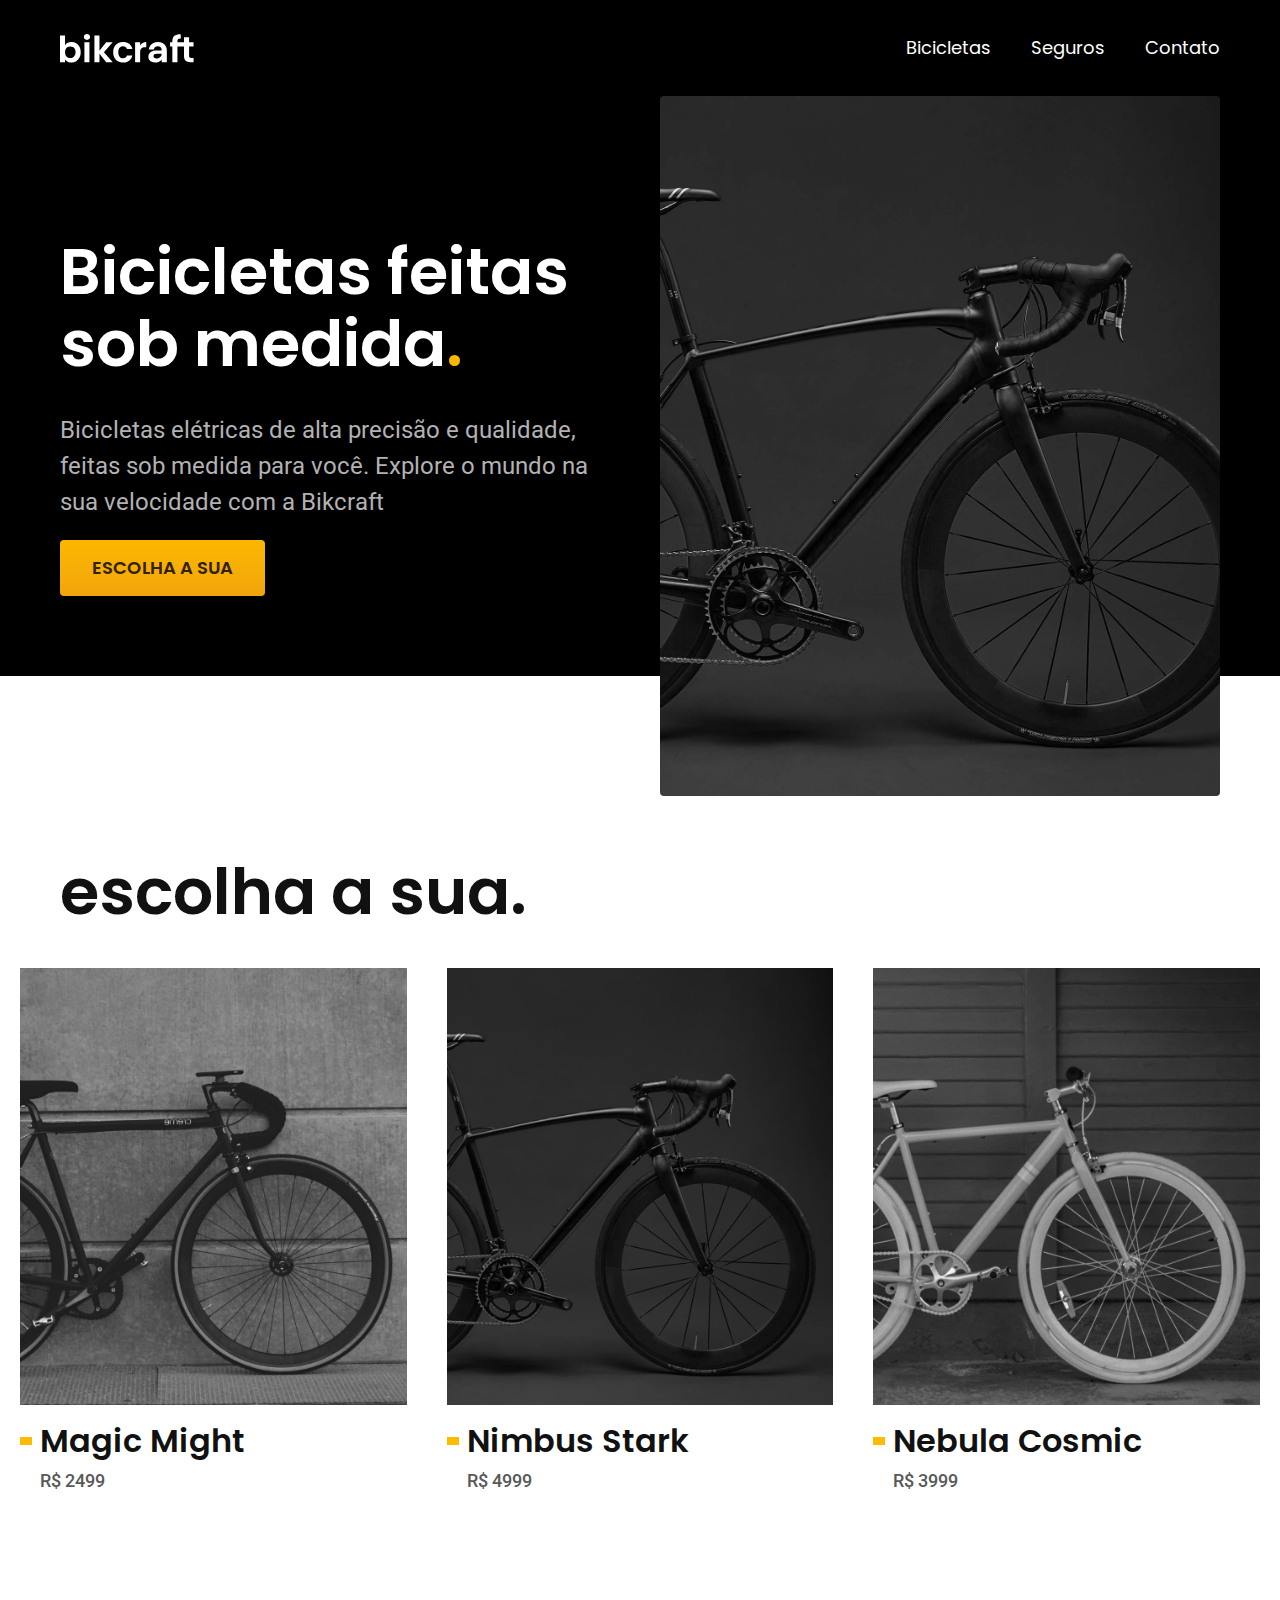
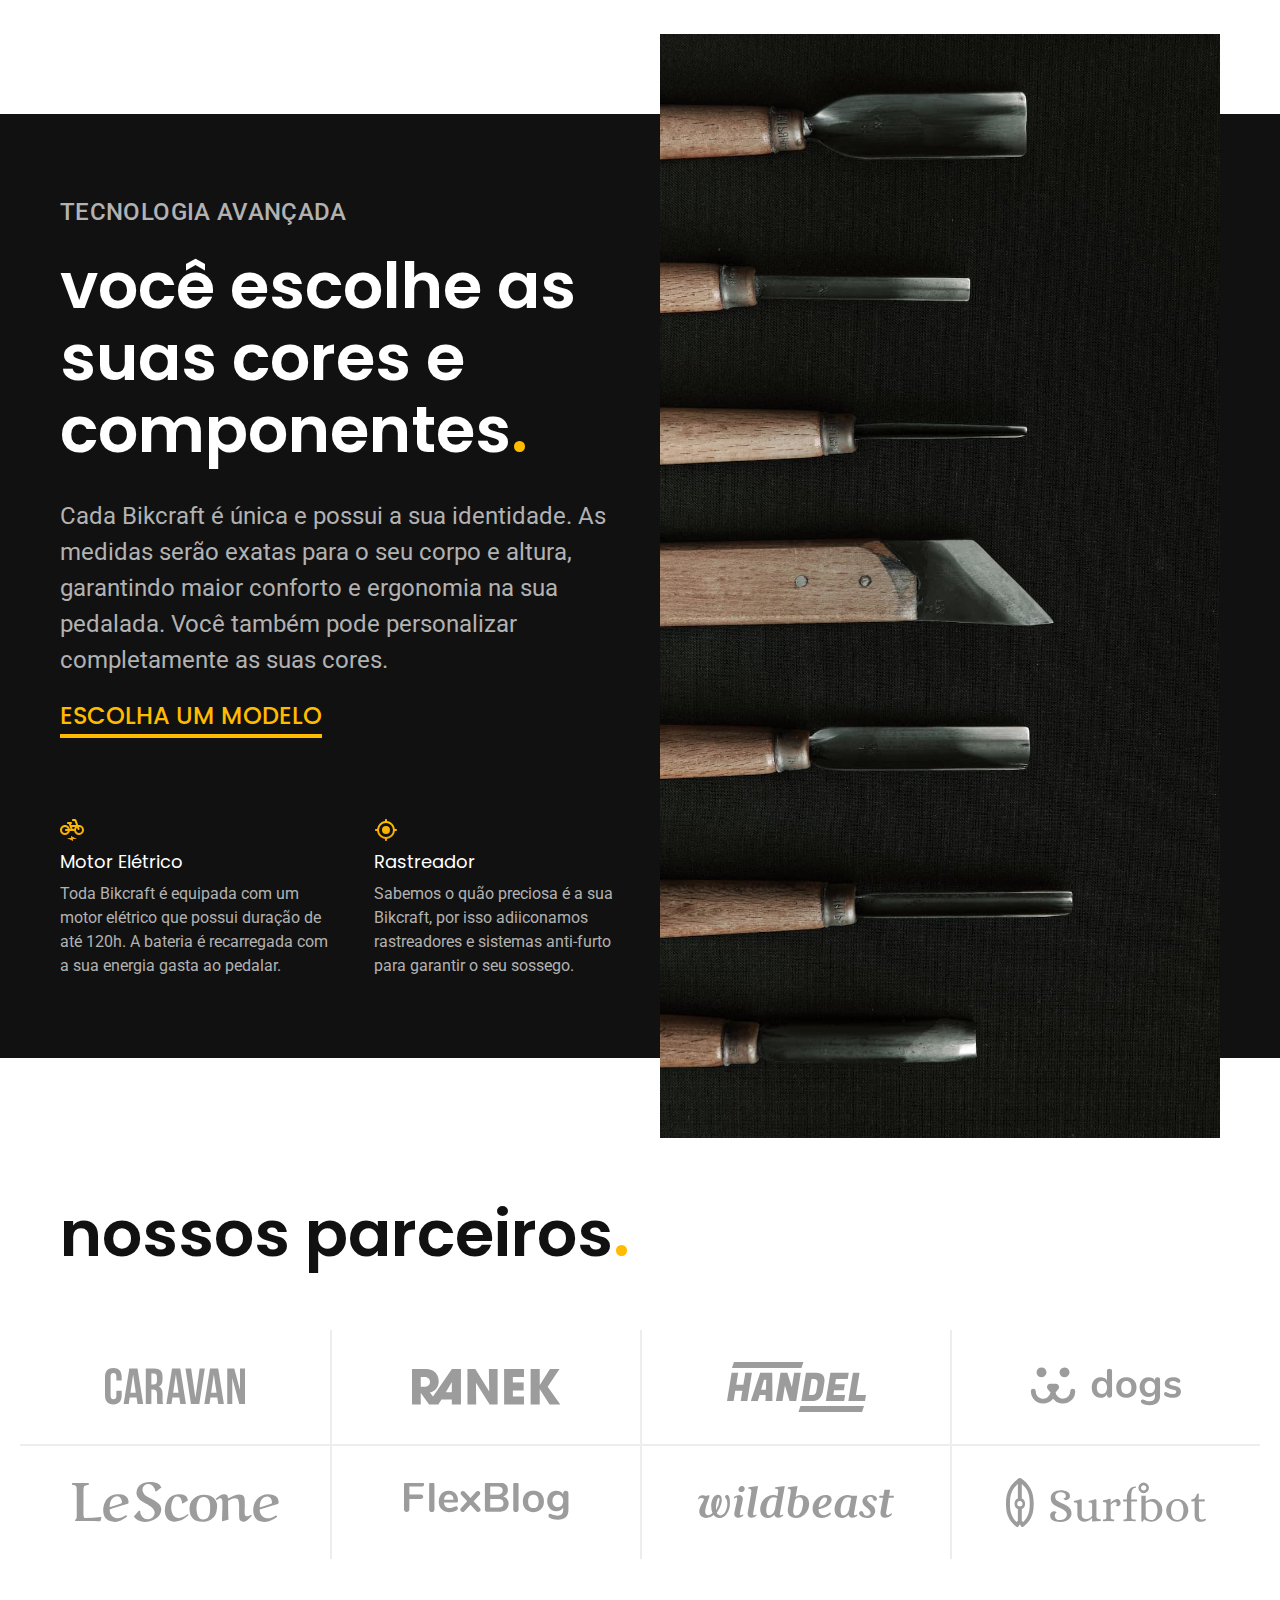
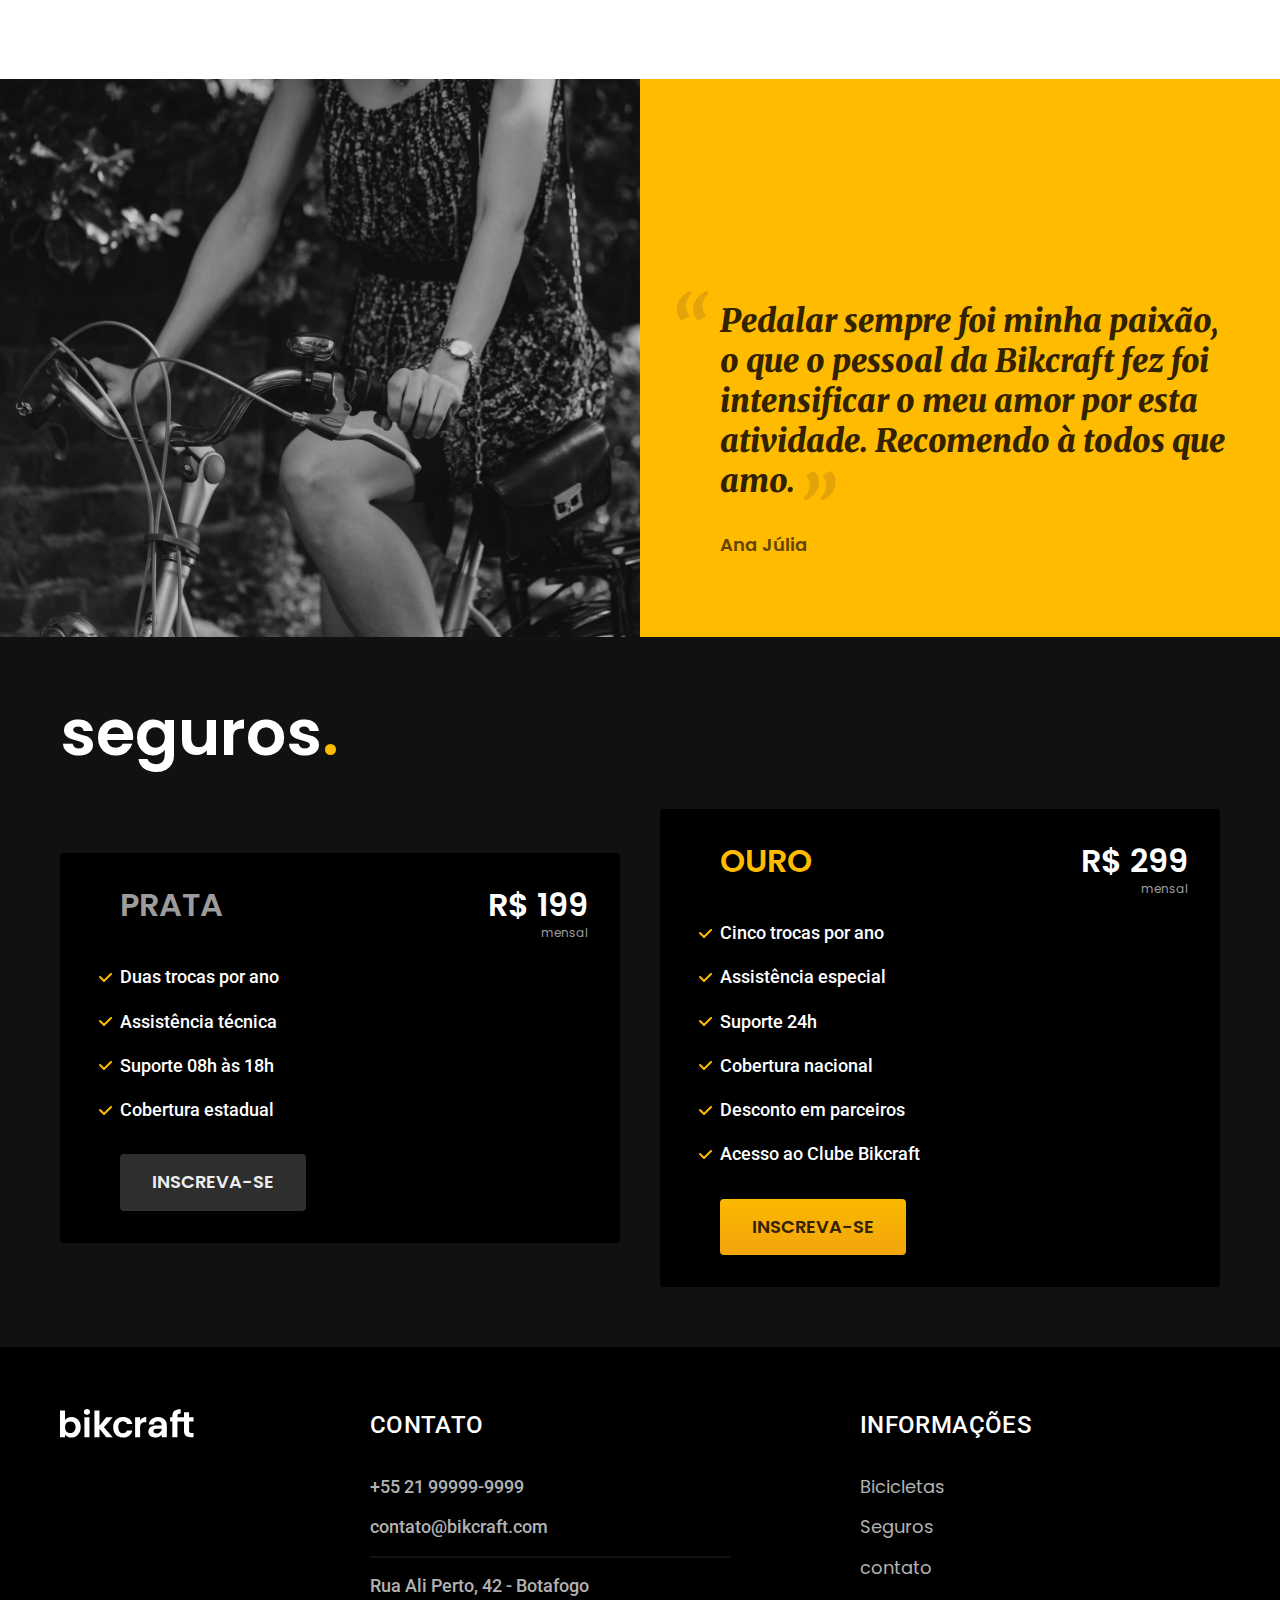
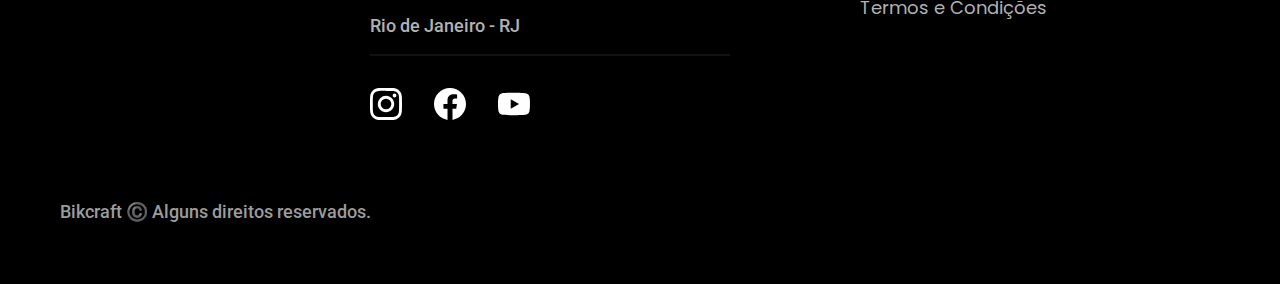
<file: index.html>
<!DOCTYPE html>
<html lang="pt-br">

<head>
  <meta charset="UTF-8">
  <meta http-equiv="X-UA-Compatible" content="IE=edge">
  <meta name="viewport" content="width=device-width, initial-scale=1.0">
  <title>Bikcraft - Bicicletas Elétricas</title>
  <meta name="description" content="Bicicletas elétricas de alta precisão e qualidade, feitas sob medida para o cliente. Explore o mundo na sua velocidade com a Bikcraft">

  <link rel="preload" href="./css/style.css" as="style">
  <link rel="stylesheet" href="./css/style.css">

  <link rel="preconnect" href="https://fonts.googleapis.com">
  <link rel="preconnect" href="https://fonts.gstatic.com" crossorigin>
  <link href="https://fonts.googleapis.com/css2?family=Poppins:wght@400;600&family=Roboto:wght@400;500&display=swap" rel="stylesheet">
  <link href="https://fonts.googleapis.com/css2?family=Merriweather:ital,wght@1,900&display=swap" rel="stylesheet">
</head>

<body>
  <header class="header-bg">
    <div class="header container">
      <a href="./">
        <img src="./img/bikcraft.svg" alt="Bikcraft">
      </a>
      <nav aria-label="primaria">
        <ul class="header-menu font-1-m cor-0">
          <li><a href="./bicicletas.html">Bicicletas</a></li>
          <li><a href="./seguros.html">Seguros</a></li>
          <li><a href="./contato.html">Contato</a></li>
        </ul>
      </nav>
    </div>
  </header>
  <main class="introducao-bg">
    <div class="introducao container">
      <div class="introducao-conteudo">
        <h1 class="font-1-xxl cor-0">Bicicletas feitas sob medida<span>.</span></h1>
        <p class="font-2-l cor-5">Bicicletas elétricas de alta precisão e qualidade, feitas sob medida para você. Explore o mundo na sua velocidade com a Bikcraft</p>
        <a class="botao" href="./bicicletas.html">Escolha a sua</a>
      </div>
      <picture>
        <source media="(max-width: 800px)" srcset="./img/bicicletas/nimbus.jpg">
        <img src="./img/fotos/introducao.jpg" width="1280" height="1600" alt="Bicicleta elétrica preta.">
      </picture>
    </div>
  </main>

  <article class="bicicletas-lista">
    <h2 class="container font-1-xxl">escolha a sua<span>.</span></h2>
    <ul>
      <li>
        <a href="./bicicletas/magic.html">
          <img src="./img/bicicletas/magic-home.jpg" alt="Bicicleta preta">
          <h3 class="font-1-xl">Magic Might</h3>
          <span class="font-2-m cor-8">R$ 2499</span>
        </a>
      </li>
      <li>
        <a href="./bicicletas/nimbus.html">
          <img src="./img/bicicletas/nimbus-home.jpg" alt="Bicicleta preta">
          <h3 class="font-1-xl">Nimbus Stark</h3>
          <span class="font-2-m cor-8">R$ 4999</span>
        </a>
      </li>
      <li>
        <a href="./bicicletas/nebula.html">
          <img src="./img/bicicletas/nebula-home.jpg" alt="Bicicleta preta">
          <h3 class="font-1-xl">Nebula Cosmic</h3>
          <span class="font-2-m cor-8">R$ 3999</span>
        </a>
      </li>
    </ul>
  </article>

  <article class="tecnologia-bg">
    <div class="tecnologia container">
      <div class="tecnologia-conteudo">
        <span class="font-2-l-b cor-5">Tecnologia Avançada</span>
        <h2 class="font-1-xxl cor-0">você escolhe as suas cores e componentes<span class="cor-p1">.</span></h2>
        <p class="font-2-l cor-5">Cada Bikcraft é única e possui a sua identidade. As medidas serão exatas para o seu corpo e altura, garantindo maior conforto e ergonomia na sua pedalada. Você também pode personalizar completamente as suas cores.</p>
        <a class="link" href="./bicicletas.html">Escolha um modelo</a>
        <div class="tecnologia-vantagens">
          <div>
            <img src="./img/icones/eletrica.svg" alt="">
            <h3 class="font-1-m cor-0">Motor Elétrico</h3>
            <p class="font-2-s cor-5">Toda Bikcraft é equipada com um motor elétrico que possui duração de até 120h. A bateria é recarregada com a sua energia gasta ao pedalar.</p>
          </div>
          <div>
            <img src="./img/icones/rastreador.svg" alt="">
            <h3 class="font-1-m cor-0">Rastreador</h3>
            <p class="font-2-s cor-5">Sabemos o quão preciosa é a sua Bikcraft, por isso adiiconamos rastreadores e sistemas anti-furto para garantir o seu sossego.</p>
          </div>
        </div>
      </div>

      <div class="tecnologia-imagem">
        <img src="./img/fotos/tecnologia.jpg" alt="">
      </div>
    </div>
  </article>

  <section class="parceiros" aria-label="Nossos Parceiros">
    <h2 class="container font-1-xxl">nossos parceiros<span class="cor-p1">.</span></h2>

    <ul>
      <li><img src="./img/parceiros/caravan.svg" alt="caravan"></li>
      <li><img src="./img/parceiros/ranek.svg" alt="ranek"></li>
      <li><img src="./img/parceiros/handel.svg" alt="handel"></li>
      <li><img src="./img/parceiros/dogs.svg" alt="dogs"></li>
      <li><img src="./img/parceiros/lescone.svg" alt="lescone"></li>
      <li><img src="./img/parceiros/flexblog.svg" alt="flexblog"></li>
      <li><img src="./img/parceiros/wildbeast.svg" alt="wildbeast"></li>
      <li><img src="./img/parceiros/surfbot.svg" alt="/surfbot"></li>
    </ul>
  </section>

  <section class="depoimento" aria-label="depoimento">
    <div>
      <img src="./img/fotos/depoimento.jpg" alt="Pessoa pedalando uma bicicleta bikcraft">
    </div>
    <div class="depoimento-conteudo">
      <blockquote class="font-1-xl cor-p5">
        <p>Pedalar sempre foi minha paixão, o que o pessoal da Bikcraft fez foi intensificar o meu amor por esta atividade. Recomendo à todos que amo.</p>
      </blockquote>
      <span class="font-1-m-b cor-p4">Ana Júlia</span>
    </div>
  </section>

  <article class="seguros-bg">
    <div class="seguros container">
      <h2 class="font-1-xxl cor-0">seguros<span class="cor-p1">.</span></h2>
      <div class="seguros-item">
        <h3 class="font-1-xl cor-6">PRATA</h3>
        <span class="font-1-xl cor-0">R$ 199 <span class="font-1-xs cor-6">mensal</span></span>
        <ul class="font-2-m cor-0">
          <li>Duas trocas por ano</li>
          <li>Assistência técnica</li>
          <li>Suporte 08h às 18h</li>
          <li>Cobertura estadual</li>
        </ul>
        <a class="botao secundario" href="./orcamento.hmtl">Inscreva-se</a>
      </div>
      <div class="seguros-item">
        <h3 class="font-1-xl cor-p1">OURO</h3>
        <span class="font-1-xl cor-0">R$ 299 <span class="font-1-xs cor-6">mensal</span></span>
        <ul class="font-2-m cor-0">
          <li>Cinco trocas por ano</li>
          <li>Assistência especial</li>
          <li>Suporte 24h</li>
          <li>Cobertura nacional</li>
          <li>Desconto em parceiros</li>
          <li>Acesso ao Clube Bikcraft</li>
        </ul>
        <a class="botao" href="./orcamento.hmtl">Inscreva-se</a>
      </div>
    </div>
  </article>

  <footer class="footer-bg">
    <div class="footer container">
      <img src="./img/bikcraft.svg" alt="bikcraft">
      <div class="footer-contato">
        <h3 class="font-2-l-b cor-0">Contato</h3>
        <ul class="font-2-m cor-5">
          <li><a href="tel:+5521999999999">+55 21 99999-9999</a></li>
          <li><a href="mailto:contato@bikcraft.com">contato@bikcraft.com</a></li>
          <li>Rua Ali Perto, 42 - Botafogo</li>
          <li>Rio de Janeiro - RJ</li>
        </ul>
        <div class="footer-redes">
          <a href="./">
            <img src="./img/redes/instagram.svg" alt="Instagram">
          </a>
          <a href="./">
            <img src="./img/redes/facebook.svg" alt="Facebook">
          </a>
          <a href="./">
            <img src="./img/redes/youtube.svg" alt="Youtube">
          </a>
        </div>
      </div>
      <div class="footer-info">
        <h3 class="font-2-l-b cor-0">Informações</h3>
        <nav>
          <ul class="font-1-m cor-5">
            <li><a href="./bicicletas.html">Bicicletas</a></li>
            <li><a href="./seguros.html">Seguros</a></li>
            <li><a href="./contato.html">contato</a></li>
            <li><a href="./termos.html">Termos e Condições</a></li>
          </ul>
        </nav>
      </div>
      <p class="footer-copy font-2-m cor-6">Bikcraft ©️ Alguns direitos reservados.</p>
    </div>
  </footer>
</body>

</html>
</file>
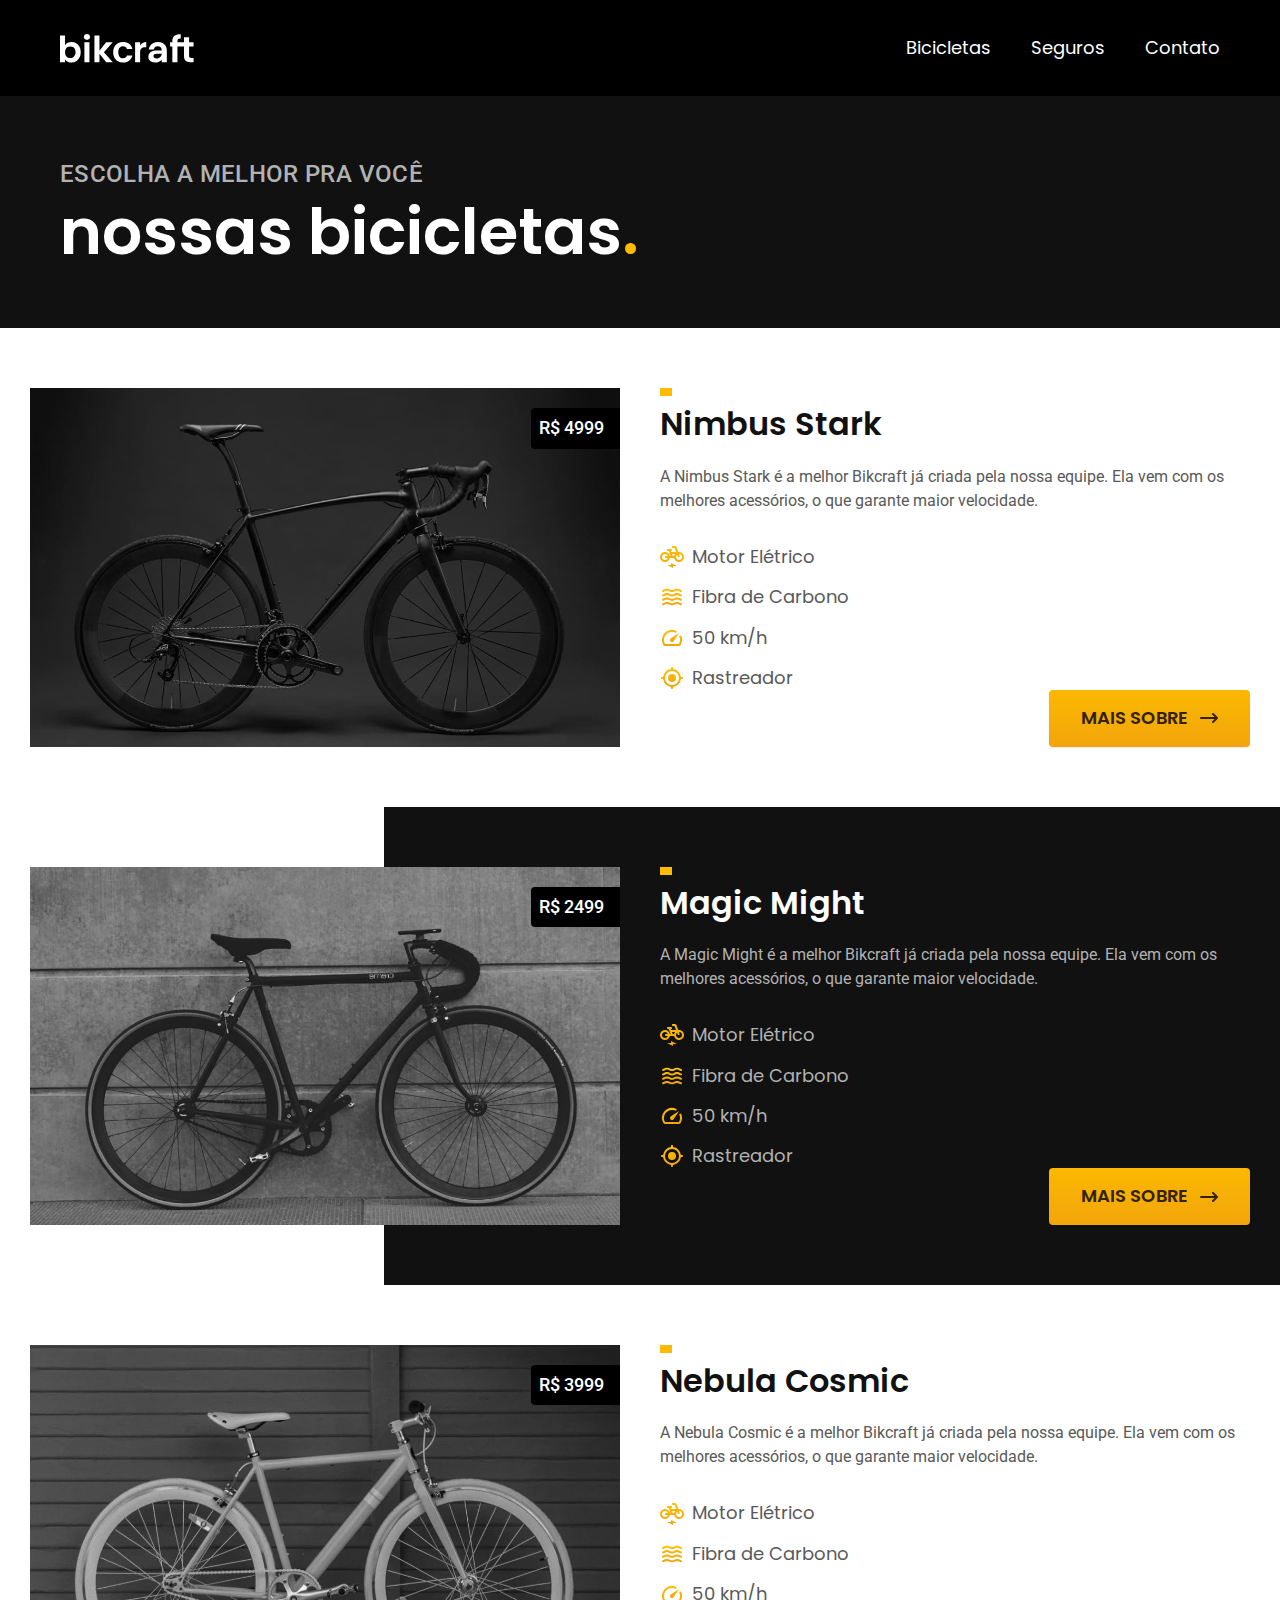
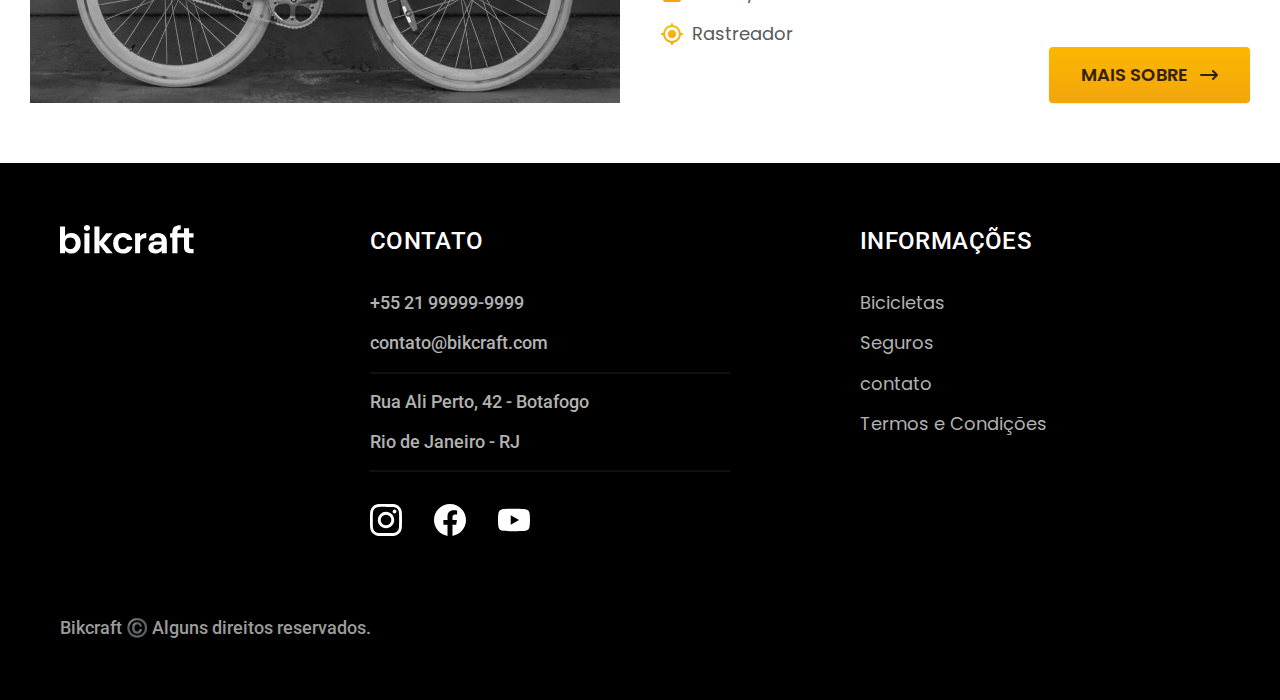
<file: bicicletas.html>
<!DOCTYPE html>
<html lang="pt-br">

<head>
  <meta charset="UTF-8">
  <meta http-equiv="X-UA-Compatible" content="IE=edge">
  <meta name="viewport" content="width=device-width, initial-scale=1.0">
  <title>Bicicletas | Bikcraft</title>
  <meta name="description" content="Termos e condições">

  <link rel="preload" href="./css/style.css" as="style">
  <link rel="stylesheet" href="./css/style.css">
  <link rel="preconnect" href="https://fonts.googleapis.com">
  <link rel="preconnect" href="https://fonts.gstatic.com" crossorigin>
  <link href="https://fonts.googleapis.com/css2?family=Poppins:wght@400;600&family=Roboto:wght@400;500&display=swap" rel="stylesheet">

</head>

<body id="bicicletas">
  <header class="header-bg">
    <div class="header container">
      <a href="./">
        <img src="./img/bikcraft.svg" alt="Bikcraft">
      </a>
      <nav aria-label="primaria">
        <ul class="header-menu font-1-m cor-0">
          <li><a href="./bicicletas.html">Bicicletas</a></li>
          <li><a href="./seguros.html">Seguros</a></li>
          <li><a href="./contato.html">Contato
        
          </a></li>
        </ul>
      </nav>
    </div>
  </header>

  <main>
    <div class="titulo-bg">
      <div class="titulo container">
        <p class="font-2-l-b cor-5">Escolha a melhor pra você</p>
        <h1 class="font-1-xxl cor-0">nossas bicicletas<span class="cor-p1">.</span></h1>
      </div>
    </div>

    <div class="bicicletas">
      <div class="bicicletas-imagem">
        <img src="./img/bicicletas/nimbus.jpg" alt="Bicicleta preta">
        <span class="font-2-m cor-0">R$ 4999</span>
      </div>
      <div class="bicicletas-conteudo">
        <h2 class="font-1-xl">Nimbus Stark</h2>
        <p class="font-2-s cor-8">A Nimbus Stark é a melhor Bikcraft já criada pela nossa equipe. Ela vem com os melhores acessórios, o que garante maior velocidade.</p>
        <ul class="font-1-m cor-8">
          <li><img src="./img/icones/eletrica.svg" alt="">Motor Elétrico</li>
          <li><img src="./img/icones/carbono.svg" alt="">Fibra de Carbono</li>
          <li><img src="./img/icones/velocidade.svg" alt="">50 km/h</li>
          <li><img src="./img/icones/rastreador.svg" alt="">Rastreador</li>
        </ul>
        <a class="botao seta" href="./bicicletas/nimbus-stark.html">Mais Sobre</a>
      </div>
    </div>

    <div class="bicicletas-bg">
      <div class="bicicletas">
        <div class="bicicletas-imagem">
          <img src="./img/bicicletas/magic.jpg" alt="Bicicleta preta">
          <span class="font-2-m cor-0">R$ 2499</span>
        </div>
        <div class="bicicletas-conteudo">
          <h2 class="font-1-xl cor-0">Magic Might</h2>
          <p class="font-2-s cor-5">A Magic Might é a melhor Bikcraft já criada pela nossa equipe. Ela vem com os melhores acessórios, o que garante maior velocidade.</p>
          <ul class="font-1-m cor-5">
            <li><img src="./img/icones/eletrica.svg" alt="">Motor Elétrico</li>
            <li><img src="./img/icones/carbono.svg" alt="">Fibra de Carbono</li>
            <li><img src="./img/icones/velocidade.svg" alt="">50 km/h</li>
            <li><img src="./img/icones/rastreador.svg" alt="">Rastreador</li>
          </ul>
          <a class="botao seta" href="./bicicletas/magic-might.html">Mais Sobre</a>
        </div>
      </div>
    </div>

    <div class="bicicletas">
      <div class="bicicletas-imagem">
        <img src="./img/bicicletas/nebula.jpg" alt="Bicicleta preta">
        <span class="font-2-m cor-0">R$ 3999</span>
      </div>
      <div class="bicicletas-conteudo">
        <h2 class="font-1-xl">Nebula Cosmic</h2>
        <p class="font-2-s cor-8">A Nebula Cosmic é a melhor Bikcraft já criada pela nossa equipe. Ela vem com os melhores acessórios, o que garante maior velocidade.</p>
        <ul class="font-1-m cor-8">
          <li><img src="./img/icones/eletrica.svg" alt="">Motor Elétrico</li>
          <li><img src="./img/icones/carbono.svg" alt="">Fibra de Carbono</li>
          <li><img src="./img/icones/velocidade.svg" alt="">50 km/h</li>
          <li><img src="./img/icones/rastreador.svg" alt="">Rastreador</li>
        </ul>
        <a class="botao seta" href="./bicicletas/nebula-cosmic.html">Mais Sobre</a>
      </div>
    </div>

  </main>

  <footer class="footer-bg">
    <div class="footer container">
      <img src="./img/bikcraft.svg" alt="bikcraft">
      <div class="footer-contato">
        <h3 class="font-2-l-b cor-0">Contato</h3>
        <ul class="font-2-m cor-5">
          <li><a href="tel:+5521999999999">+55 21 99999-9999</a></li>
          <li><a href="mailto:contato@bikcraft.com">contato@bikcraft.com</a></li>
          <li>Rua Ali Perto, 42 - Botafogo</li>
          <li>Rio de Janeiro - RJ</li>
        </ul>
        <div class="footer-redes">
          <a href="./">
            <img src="./img/redes/instagram.svg" alt="Instagram">
          </a>
          <a href="./">
            <img src="./img/redes/facebook.svg" alt="Facebook">
          </a>
          <a href="./">
            <img src="./img/redes/youtube.svg" alt="Youtube">
          </a>
        </div>
      </div>
      <div class="footer-info">
        <h3 class="font-2-l-b cor-0">Informações</h3>
        <nav>
          <ul class="font-1-m cor-5">
            <li><a href="./bicicletas.html">Bicicletas</a></li>
            <li><a href="./seguros.html">Seguros</a></li>
            <li><a href="./contato.html">contato</a></li>
            <li><a href="./termos.html">Termos e Condições</a></li>
          </ul>
        </nav>
      </div>
      <p class="footer-copy font-2-m cor-6">Bikcraft ©️ Alguns direitos reservados.</p>
    </div>
  </footer>
</body>

</html>
</file>
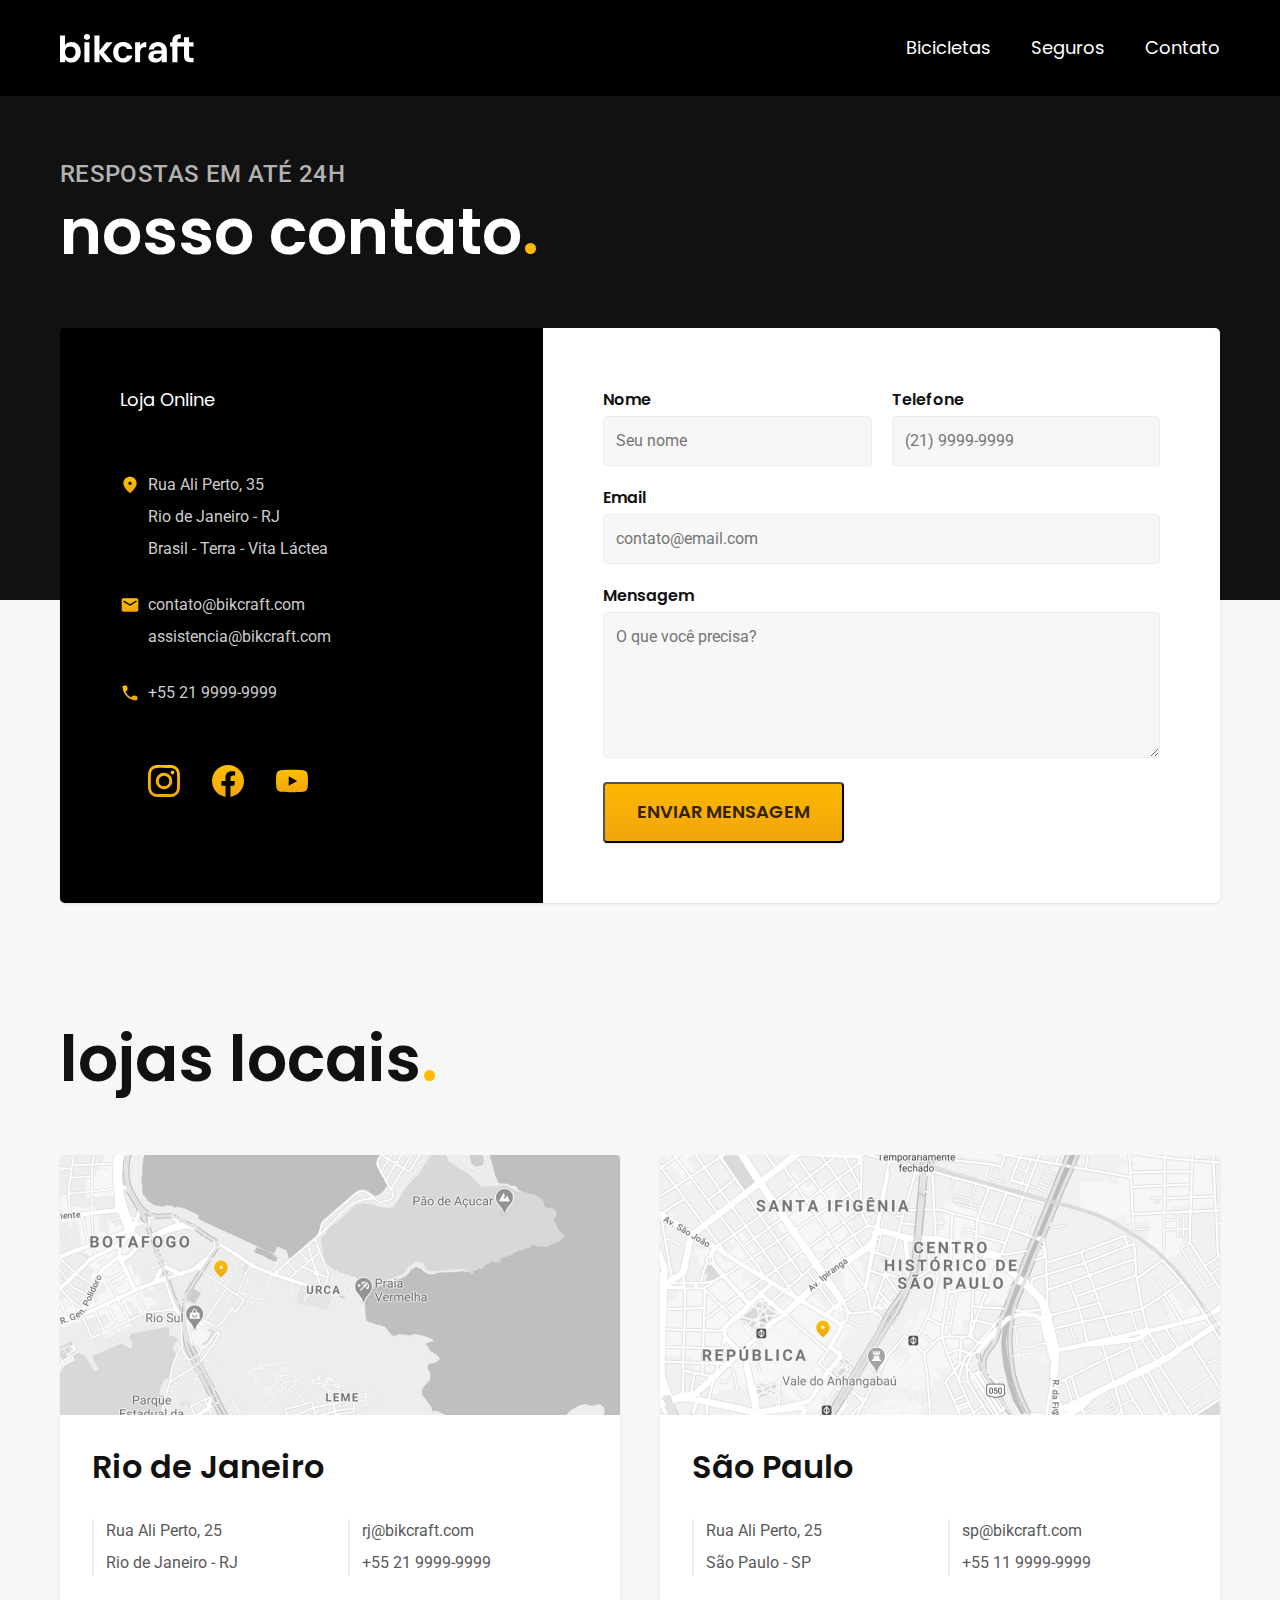
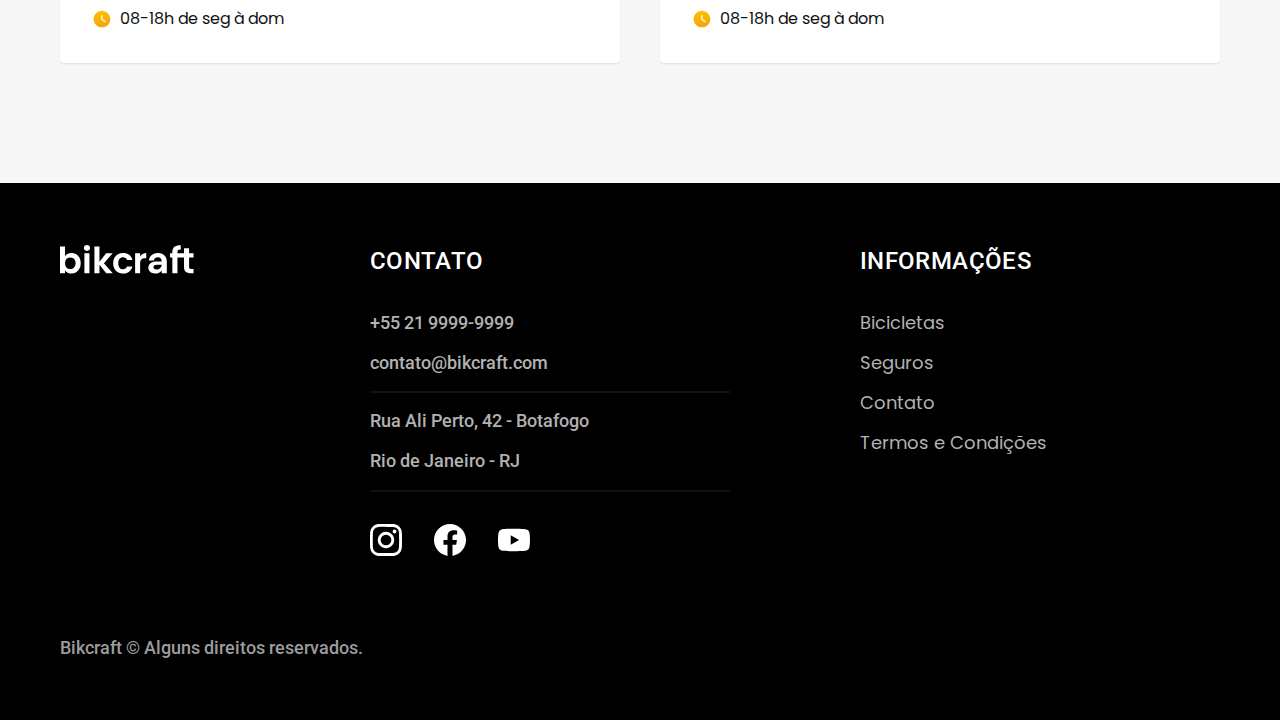
<file: contato.html>
<!DOCTYPE html>
<html lang="pt-br">

<head>
  <meta charset="UTF-8">
  <meta name="viewport" content="width=device-width, initial-scale=1.0">

  <title>Contato | Bikcraft</title>
  <meta name="description" content="Contato">

  <link rel="preload" href="./css/style.css" as="style">
  <link rel="stylesheet" href="./css/style.css">
  <link rel="preconnect" href="https://fonts.googleapis.com">
  <link rel="preconnect" href="https://fonts.gstatic.com" crossorigin>
  <link href="https://fonts.googleapis.com/css2?family=Poppins:wght@400;600&family=Roboto:wght@400;500&display=swap" rel="stylesheet">
</head>

<body id="contato">
  <header class="header-bg">
    <div class="header container">
      <a href="./">
        <img src="./img/bikcraft.svg" alt="Bikcraft">
      </a>

      <nav aria-label="primaria">
        <ul class="header-menu font-1-m cor-0">
          <li><a href="./bicicletas.html">Bicicletas</a></li>
          <li><a href="./seguros.html">Seguros</a></li>
          <li><a href="./contato.html">Contato</a></li>
        </ul>
      </nav>
    </div>
  </header>

  <main>
    <div class="titulo-bg">
      <div class="titulo container">
        <p class="font-2-l-b cor-5">Respostas em até 24h</p>
        <h1 class="font-1-xxl cor-0">nosso contato<span class="cor-p1">.</span></h1>
      </div>
    </div>

    <div class="contato container">
      <section class="contato-dados" aria-label="Endereço">
        <h2 class="font-1-m cor-0">Loja Online</h2>
        <div class="contato-endereco font-2-s cor-4">
          <p>Rua Ali Perto, 35</p>
          <p>Rio de Janeiro - RJ</p>
          <p>Brasil - Terra - Vita Láctea</p>
        </div>
        <address class="contato-meios font-2-s cor-4">
          <a href="mailto:contato@bikcraft.com">contato@bikcraft.com</a>
          <a href="mailto:assistencia@bikcraft.com">assistencia@bikcraft.com</a>
          <a href="tel:+552199999999">+55 21 9999-9999</a>
        </address>
        <div class="contato-redes">
          <a href="./">
            <img src="./img/redes/instagram-p.svg" alt="Instagram">
          </a>
          <a href="./">
            <img src="./img/redes/facebook-p.svg" alt="Facebook">
          </a>
          <a href="./">
            <img src="./img/redes/youtube-p.svg" alt="Youtube">
          </a>
        </div>
      </section>
      <section class="contato-formulario" aria-label="Formulário">
        <form class="form" action="./contato.html">
          <div>
            <label for="nome">Nome</label>
            <input type="text" id="nome" name="nome" placeholder="Seu nome">
          </div>
          <div>
            <label for="telefone">Telefone</label>
            <input type="text" id="telefone" name="telefone" placeholder="(21) 9999-9999">
          </div>
          <div class="col-2">
            <label for="email">Email</label>
            <input type="email" id="email" name="email" placeholder="contato@email.com">
          </div>
          <div class="col-2">
            <label for="mensagem">Mensagem</label>
            <textarea rows="5" id="mensagem" name="mensagem" placeholder="O que você precisa?"></textarea>
          </div>
          <button class="botao col-2">Enviar Mensagem</button>
        </form>
      </section>
    </div>
  </main>

  <article class="lojas container">
    <h2 class="font-1-xxl">lojas locais<span class="cor-p1">.</span></h2>
    <div class="lojas-item">
      <img src="./img/lojas/rj.jpg" alt="mapa marcando o endereço em Rua Ali Perto, 25 - Rio de Janeiro - RJ">
      <div class="lojas-conteudo">
        <h3 class="font-1-xl">Rio de Janeiro</h3>
        <div class="lojas-dados font-2-s cor-8">
          <p>Rua Ali Perto, 25</p>
          <p>Rio de Janeiro - RJ</p>
        </div>
        <div class="lojas-dados font-2-s cor-8">
          <a href="mailto:rj@bikcraft.com">rj@bikcraft.com</a>
          <a href="tel:+552199999999">+55 21 9999-9999</a>
        </div>
        <p class="lojas-tempo font-1-s"><img src="./img/icones/horario.svg" alt="">08-18h de seg à dom</p>
      </div>
    </div>

    <div class="lojas-item">
      <img src="./img/lojas/sp.jpg" alt="mapa marcando o endereço em Rua Ali Perto, 25 - São Paulo - SP">
      <div class="lojas-conteudo">
        <h3 class="font-1-xl">São Paulo</h3>
        <div class="lojas-dados font-2-s cor-8">
          <p>Rua Ali Perto, 25</p>
          <p>São Paulo - SP</p>
        </div>
        <div class="lojas-dados font-2-s cor-8">
          <a href="mailto:sp@bikcraft.com">sp@bikcraft.com</a>
          <a href="tel:+551199999999">+55 11 9999-9999</a>
        </div>
        <p class="lojas-tempo font-1-s"><img src="./img/icones/horario.svg" alt="">08-18h de seg à dom</p>
      </div>
    </div>
  </article>

  <footer class="footer-bg">
    <div class="footer container">
      <img src="./img/bikcraft.svg" alt="Bikcraft">
      <div class="footer-contato">
        <h3 class="font-2-l-b cor-0">Contato</h3>
        <ul class="font-2-m cor-5">
          <li><a href="tel:+552199999999">+55 21 9999-9999</a></li>
          <li><a href="mailto:contato@bikcraft.com">contato@bikcraft.com</a></li>
          <li>Rua Ali Perto, 42 - Botafogo</li>
          <li>Rio de Janeiro - RJ</li>
        </ul>
        <div class="footer-redes">
          <a href="./">
            <img src="./img/redes/instagram.svg" alt="Instagram">
          </a>
          <a href="./">
            <img src="./img/redes/facebook.svg" alt="Facebook">
          </a>
          <a href="./">
            <img src="./img/redes/youtube.svg" alt="Youtube">
          </a>
        </div>
      </div>
      <div class="footer-informacoes">
        <h3 class="font-2-l-b cor-0">Informações</h3>
        <nav>
          <ul class="font-1-m cor-5">
            <li><a href="./bicicletas.html">Bicicletas</a></li>
            <li><a href="./seguros.html">Seguros</a></li>
            <li><a href="./contato.html">Contato</a></li>
            <li><a href="./termos.html">Termos e Condições</a></li>
          </ul>
        </nav>
      </div>
      <p class="footer-copy font-2-m cor-6">Bikcraft © Alguns direitos reservados.</p>
    </div>
  </footer>
</body>

</html>
</file>
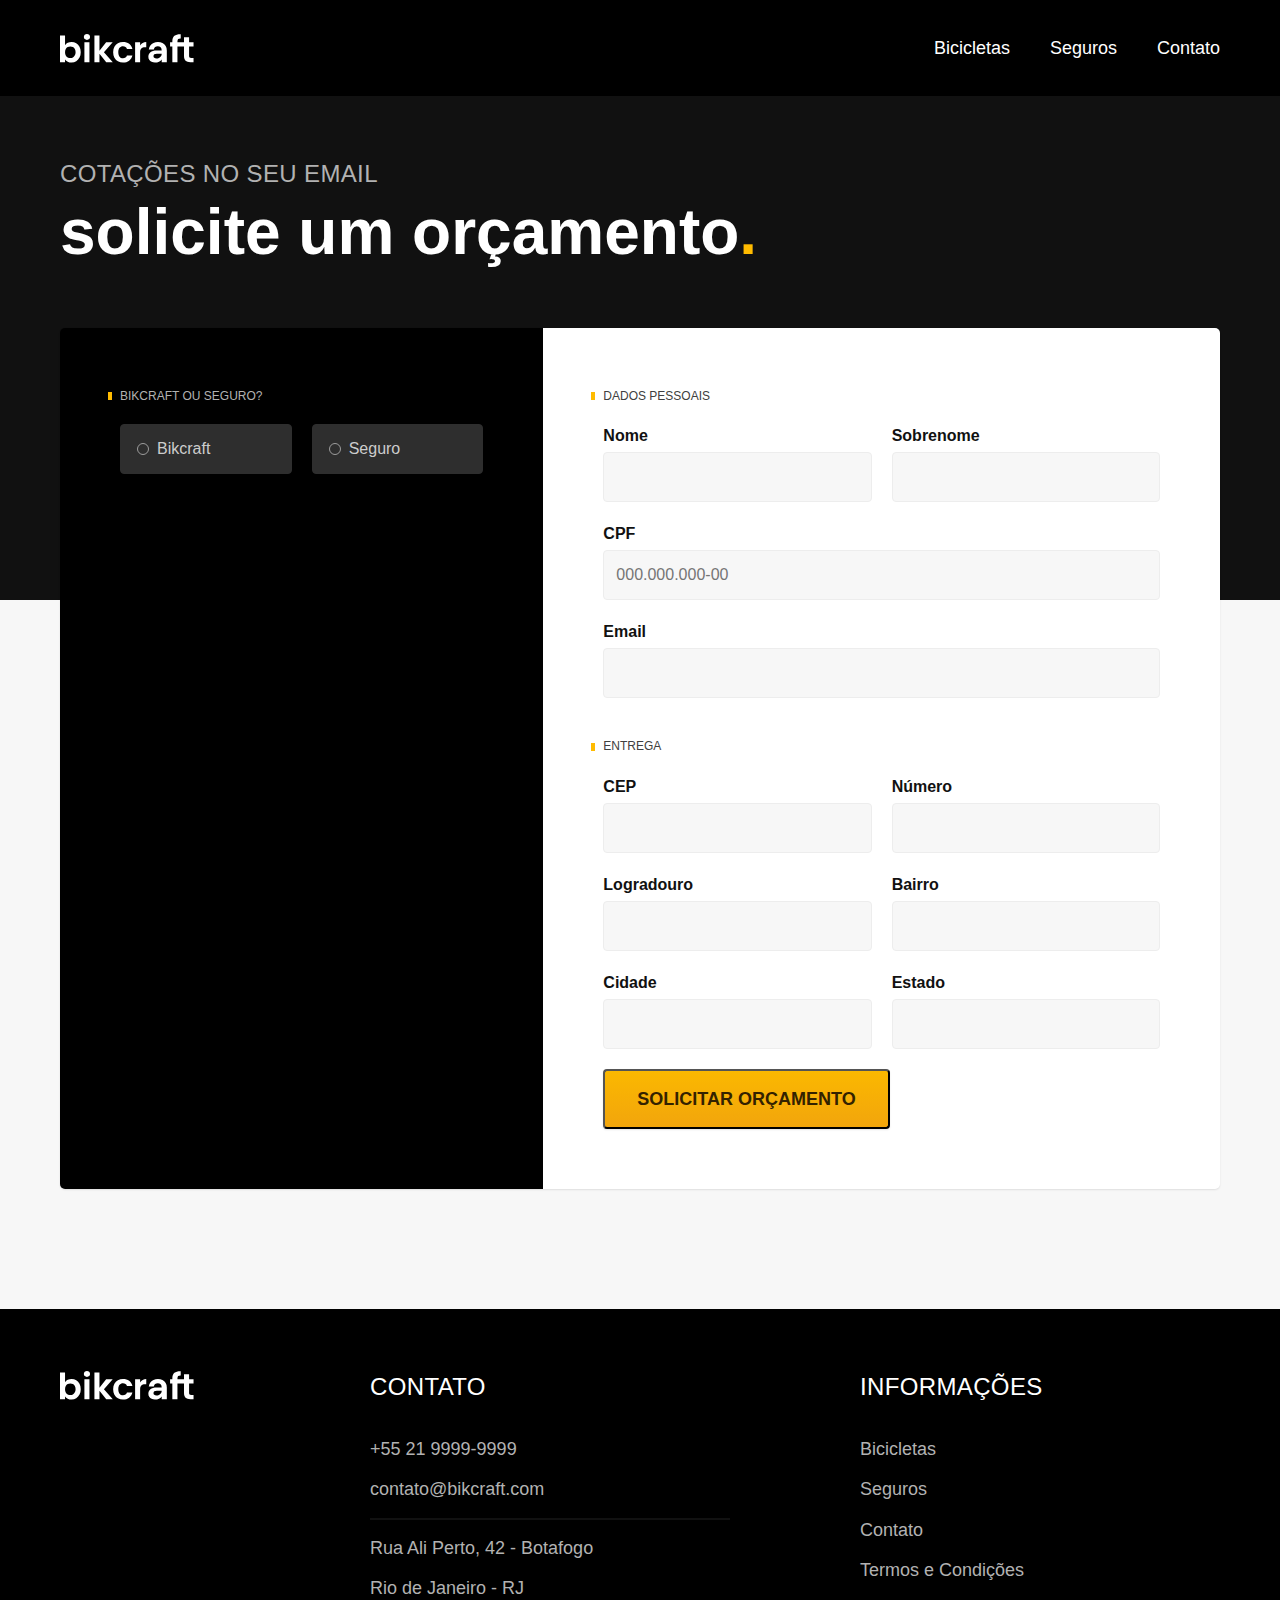
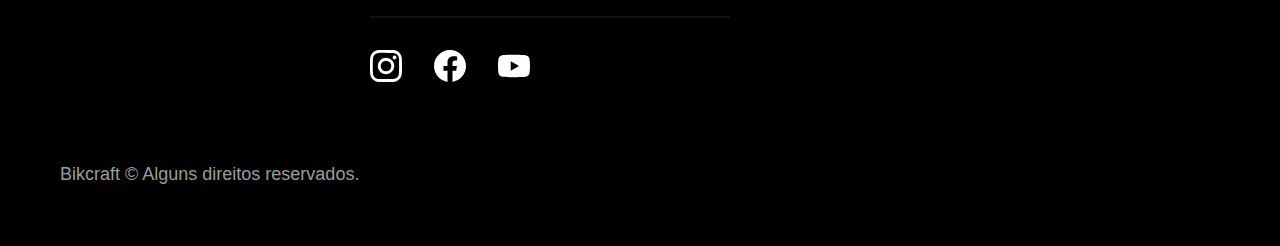
<file: orcamento.html>
<!DOCTYPE html>
<html lang="pt-br">

<head>
  <meta charset="UTF-8">
  <meta name="viewport" content="width=device-width, initial-scale=1.0">

  <title>Orçamento | Bikcraft</title>
  <meta name="description" content="Orçamento.">

  <link rel="preload" href="./css/style.css" as="style">
  <link rel="stylesheet" href="./css/style.css">
</head>

<body id="orcamento">
  <header class="header-bg">
    <div class="header container">
      <a href="./">
        <img src="./img/bikcraft.svg" alt="Bikcraft">
      </a>

      <nav aria-label="primaria">
        <ul class="header-menu font-1-m cor-0">
          <li><a href="./bicicletas.html">Bicicletas</a></li>
          <li><a href="./seguros.html">Seguros</a></li>
          <li><a href="./contato.html">Contato</a></li>
        </ul>
      </nav>
    </div>
  </header>

  <main>
    <div class="titulo-bg">
      <div class="titulo container">
        <p class="font-2-l-b cor-5">Cotações no seu email</p>
        <h1 class="font-1-xxl cor-0">solicite um orçamento<span class="cor-p1">.</span></h1>
      </div>
    </div>

    <form class="orcamento container" action="./orcamento.html">
      <div class="orcamento-produto">
        <h2 class="font-1-xs cor-5">Bikcraft ou Seguro?</h2>

        <input type="radio" name="tipo" value="bikcraft" id="bikcraft">
        <label for="bikcraft">Bikcraft</label>

        <input type="radio" name="tipo" value="seguro" id="seguro">
        <label for="seguro">Seguro</label>

        <div class="orcamento-conteudo" id="orcamento-bikcraft">
          <h2 class="font-1-xs cor-5">Escolha a sua</h2>

          <input type="radio" name="produto" value="nimbus" id="nimbus">
          <label for="nimbus">Nimbus Stark <span>R$ 4999</span></label>
          <div class="orcamento-detalhes">
            <ul class="font-1-xs cor-8">
              <li><img src="./img/icones/eletrica.svg" alt=""> Motor Elétrico</li>
              <li><img src="./img/icones/carbono.svg" alt=""> Fibra de Carbono</li>
              <li><img src="./img/icones/velocidade.svg" alt=""> 50 km/h</li>
              <li><img src="./img/icones/rastreador.svg" alt=""> Rastreador</li>
            </ul>
            <img src="./img/bicicletas/nimbus.jpg" alt="Bicicleta preta">
          </div>

          <input type="radio" name="produto" value="magic" id="magic">
          <label for="magic">Magic Might <span>R$ 2499</span></label>
          <div class="orcamento-detalhes">
            <ul class="font-1-xs cor-8">
              <li><img src="./img/icones/eletrica.svg" alt=""> Motor Elétrico</li>
              <li><img src="./img/icones/carbono.svg" alt=""> Fibra de Carbono</li>
              <li><img src="./img/icones/velocidade.svg" alt=""> 45 km/h</li>
              <li><img src="./img/icones/rastreador.svg" alt=""> Rastreador</li>
            </ul>
            <img src="./img/bicicletas/magic.jpg" alt="Bicicleta preta">
          </div>

          <input type="radio" name="produto" value="nebula" id="nebula">
          <label for="nebula">Nebula Cosmic <span>R$ 3999</span></label>
          <div class="orcamento-detalhes">
            <ul class="font-1-xs cor-8">
              <li><img src="./img/icones/eletrica.svg" alt=""> Motor Elétrico</li>
              <li><img src="./img/icones/carbono.svg" alt=""> Fibra de Carbono</li>
              <li><img src="./img/icones/velocidade.svg" alt=""> 40 km/h</li>
              <li><img src="./img/icones/rastreador.svg" alt=""> Rastreador</li>
            </ul>
            <img src="./img/bicicletas/nebula.jpg" alt="Bicicleta branca">
          </div>

        </div>

        <div class="orcamento-conteudo" id="orcamento-seguro">
          <h2 class="font-1-xs cor-5">Escolha o plano</h2>

          <input type="radio" name="produto" value="prata" id="prata">
          <label for="prata">Prata <span>R$ 199</span></label>

          <input type="radio" name="produto" value="ouro" id="ouro">
          <label for="ouro">Ouro <span>R$ 299</span></label>
        </div>
      </div>
      <div class="orcamento-dados form">
        <h2 class="font-1-xs cor-9 col-2">dados pessoais</h2>
        <div>
          <label for="nome">Nome</label>
          <input type="text" id="nome" name="nome">
        </div>
        <div>
          <label for="sobrenome">Sobrenome</label>
          <input type="text" id="sobrenome" name="sobrenome">
        </div>
        <div class="col-2">
          <label for="cpf">CPF</label>
          <input type="text" id="cpf" name="cpf" placeholder="000.000.000-00">
        </div>
        <div class="col-2">
          <label for="email">Email</label>
          <input type="email" id="email" name="email">
        </div>
        <h2 class="font-1-xs cor-9 col-2">entrega</h2>
        <div>
          <label for="cep">CEP</label>
          <input type="text" id="cep" name="cep">
        </div>
        <div>
          <label for="numero">Número</label>
          <input type="text" id="numero" name="numero">
        </div>
        <div>
          <label for="logradouro">Logradouro</label>
          <input type="text" id="logradouro" name="logradouro">
        </div>
        <div>
          <label for="bairro">Bairro</label>
          <input type="text" id="bairro" name="bairro">
        </div>
        <div>
          <label for="cidade">Cidade</label>
          <input type="text" id="cidade" name="cidade">
        </div>
        <div>
          <label for="estado">Estado</label>
          <input type="text" id="estado" name="estado">
        </div>
        <button class="botao col-2">Solicitar Orçamento</button>
      </div>
    </form>
  </main>

  <footer class="footer-bg">
    <div class="footer container">
      <img src="./img/bikcraft.svg" alt="Bikcraft">
      <div class="footer-contato">
        <h3 class="font-2-l-b cor-0">Contato</h3>
        <ul class="font-2-m cor-5">
          <li><a href="tel:+552199999999">+55 21 9999-9999</a></li>
          <li><a href="mailto:contato@bikcraft.com">contato@bikcraft.com</a></li>
          <li>Rua Ali Perto, 42 - Botafogo</li>
          <li>Rio de Janeiro - RJ</li>
        </ul>
        <div class="footer-redes">
          <a href="./">
            <img src="./img/redes/instagram.svg" alt="Instagram">
          </a>
          <a href="./">
            <img src="./img/redes/facebook.svg" alt="Facebook">
          </a>
          <a href="./">
            <img src="./img/redes/youtube.svg" alt="Youtube">
          </a>
        </div>
      </div>
      <div class="footer-informacoes">
        <h3 class="font-2-l-b cor-0">Informações</h3>
        <nav>
          <ul class="font-1-m cor-5">
            <li><a href="./bicicletas.html">Bicicletas</a></li>
            <li><a href="./seguros.html">Seguros</a></li>
            <li><a href="./contato.html">Contato</a></li>
            <li><a href="./termos.html">Termos e Condições</a></li>
          </ul>
        </nav>
      </div>
      <p class="footer-copy font-2-m cor-6">Bikcraft © Alguns direitos reservados.</p>
    </div>
  </footer>
</body>

</html>
</file>
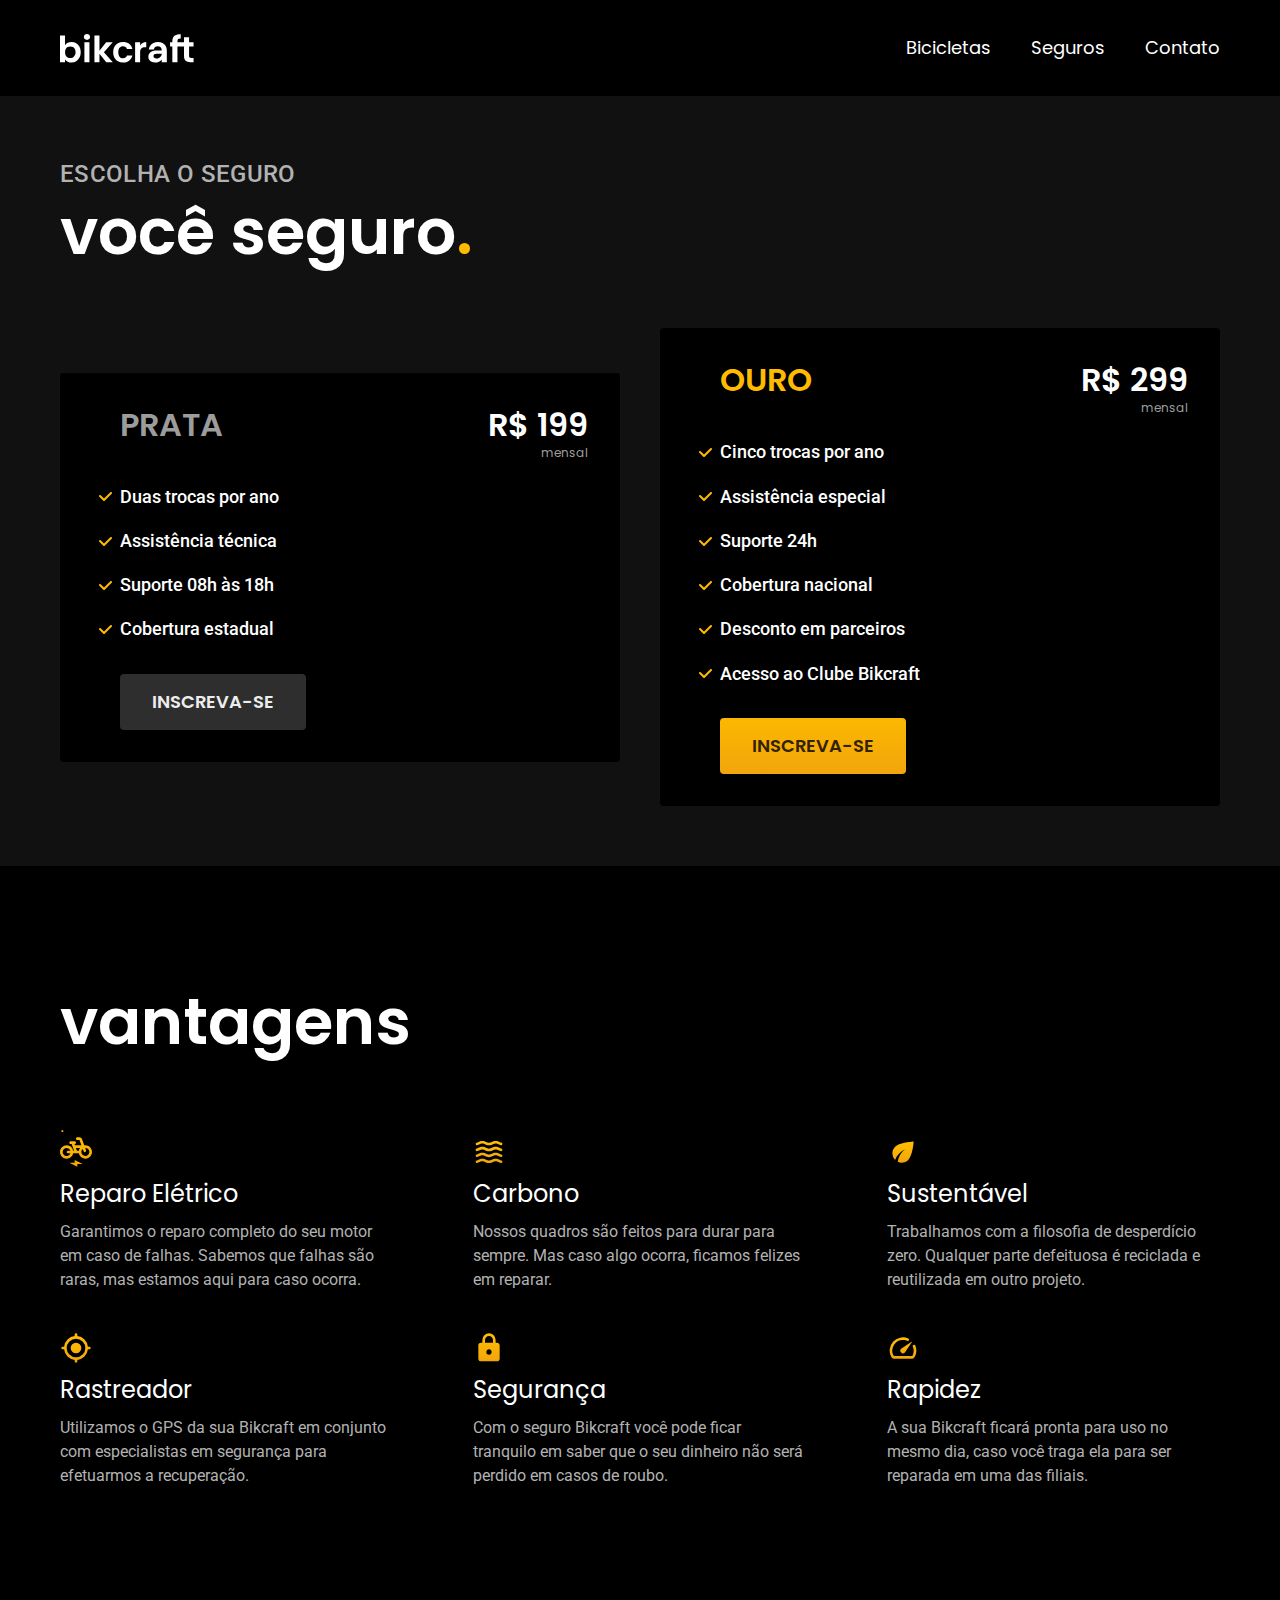
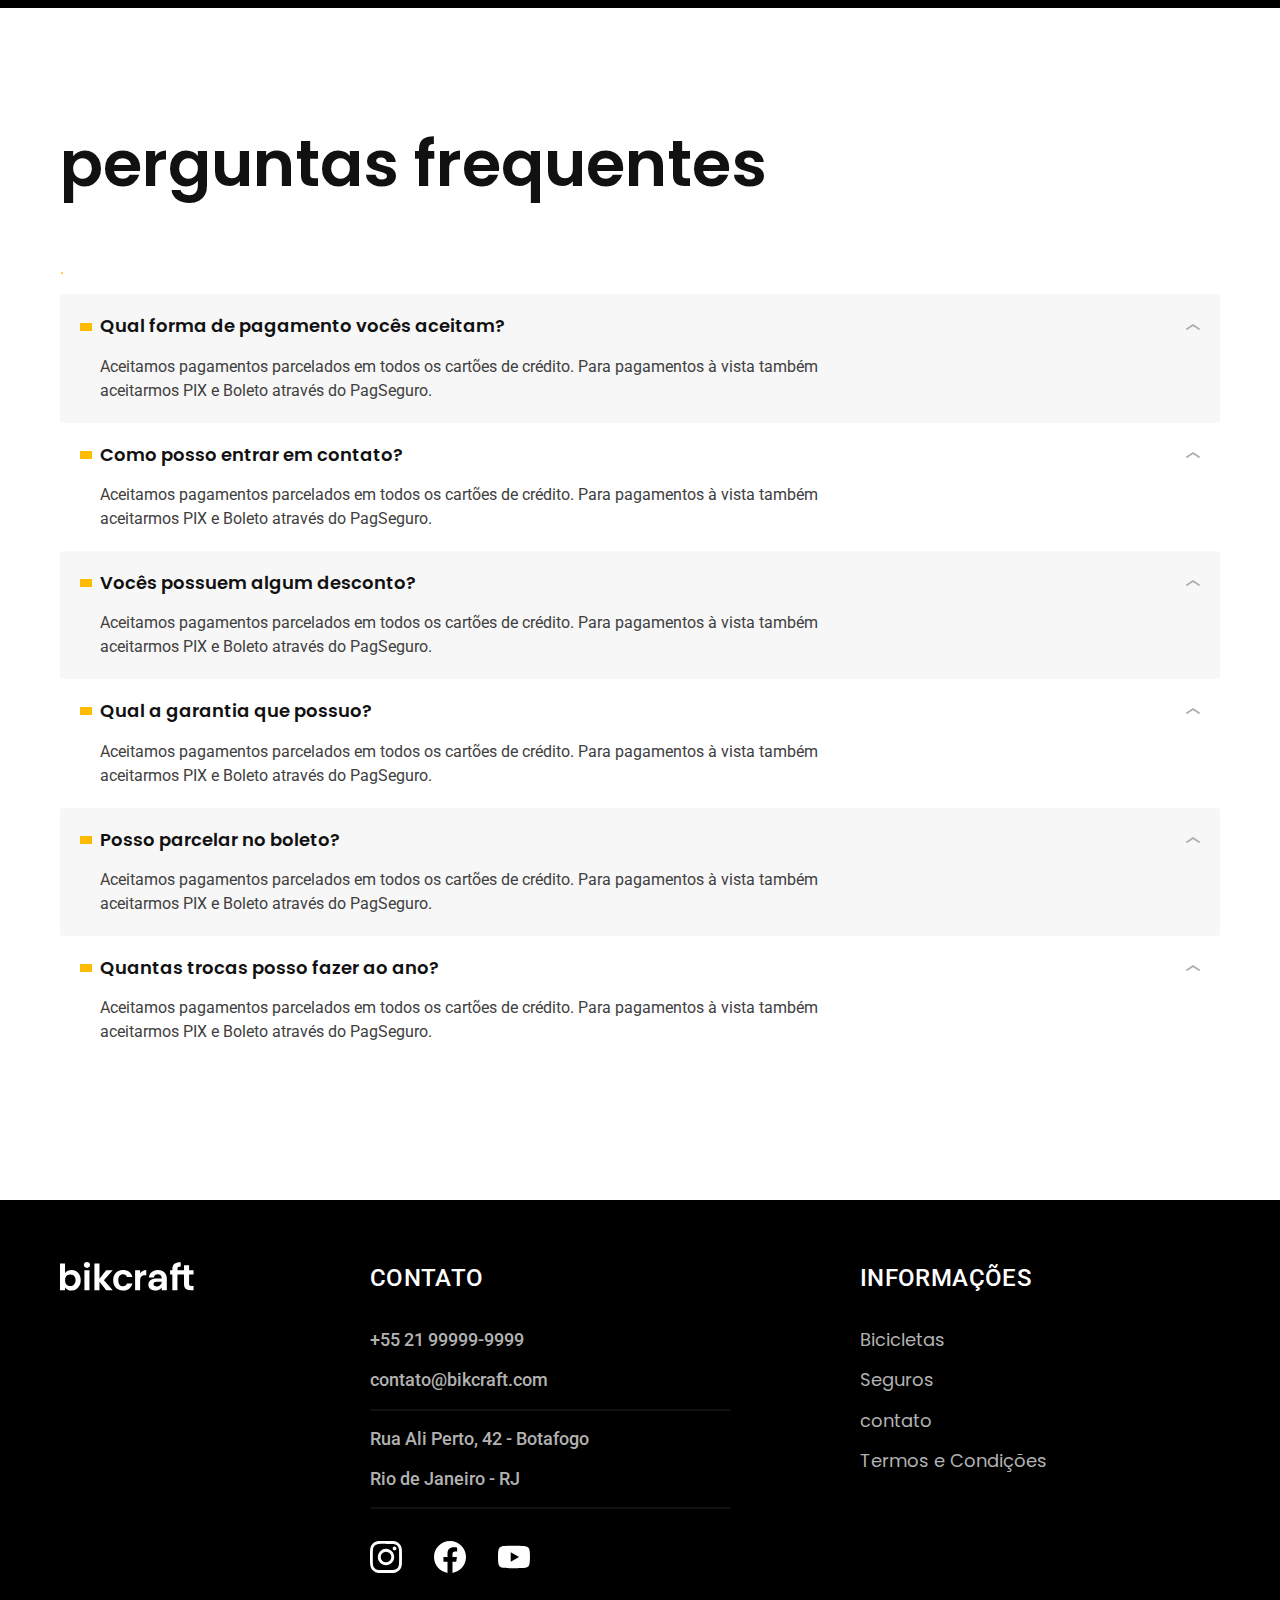
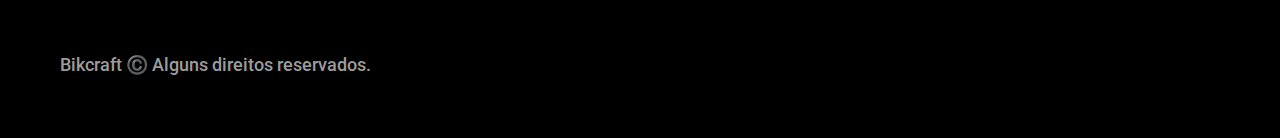
<file: seguros.html>
<!DOCTYPE html>
<html lang="pt-br">

<head>
  <meta charset="UTF-8">
  <meta http-equiv="X-UA-Compatible" content="IE=edge">
  <meta name="viewport" content="width=device-width, initial-scale=1.0">
  <title>Seguros | Bikcraft</title>
  <meta name="description" content="Termos e condições">

  <link rel="preload" href="./css/style.css" as="style">
  <link rel="stylesheet" href="./css/style.css">
  <link rel="preconnect" href="https://fonts.googleapis.com">
  <link rel="preconnect" href="https://fonts.gstatic.com" crossorigin>
  <link href="https://fonts.googleapis.com/css2?family=Poppins:wght@400;600&family=Roboto:wght@400;500&display=swap" rel="stylesheet">

</head>

<body id="seguros">
  <header class="header-bg">
    <div class="header container">
      <a href="./">
        <img src="./img/bikcraft.svg" alt="Bikcraft">
      </a>
      <nav aria-label="primaria">
        <ul class="header-menu font-1-m cor-0">
          <li><a href="./bicicletas.html">Bicicletas</a></li>
          <li><a href="./seguros.html">Seguros</a></li>
          <li><a href="./contato.html">Contato</a></li>
        </ul>
      </nav>
    </div>
  </header>

  <main class="seguros-bg">
    <div class="titulo-bg">
      <div class="titulo container">
        <p class="font-2-l-b cor-5">Escolha o seguro</p>
        <h1 class="font-1-xxl cor-0">você seguro<span class="cor-p1">.</span></h1>
      </div>
    </div>

    <div class="seguros container">
      <div class="seguros-item">
        <h3 class="font-1-xl cor-6">PRATA</h3>
        <span class="font-1-xl cor-0">R$ 199 <span class="font-1-xs cor-6">mensal</span></span>
        <ul class="font-2-m cor-0">
          <li>Duas trocas por ano</li>
          <li>Assistência técnica</li>
          <li>Suporte 08h às 18h</li>
          <li>Cobertura estadual</li>
        </ul>
        <a class="botao secundario" href="./orcamento.hmtl">Inscreva-se</a>
      </div>
      <div class="seguros-item">
        <h3 class="font-1-xl cor-p1">OURO</h3>
        <span class="font-1-xl cor-0">R$ 299 <span class="font-1-xs cor-6">mensal</span></span>
        <ul class="font-2-m cor-0">
          <li>Cinco trocas por ano</li>
          <li>Assistência especial</li>
          <li>Suporte 24h</li>
          <li>Cobertura nacional</li>
          <li>Desconto em parceiros</li>
          <li>Acesso ao Clube Bikcraft</li>
        </ul>
        <a class="botao" href="./orcamento.hmtl">Inscreva-se</a>
      </div>
    </div>
  </main>

  <article class="vantagens-bg">
    <div class="vantagens container">
      <h2 class="font-1-xxl cor-0">vantagens</h2><span class="cor-p1">.</span>
      <ul>
        <li>
          <img src="./img/icones/eletrica.svg" alt="">
          <h3 class="font-1-l cor-0">Reparo Elétrico</h3>
          <p class="font-2-s cor-5">Garantimos o reparo completo do seu motor em caso de falhas. Sabemos que falhas são raras, mas estamos aqui para caso ocorra.</p>
        </li>
        <li>
          <img src="./img/icones/carbono.svg" alt="">
          <h3 class="font-1-l cor-0">Carbono</h3>
          <p class="font-2-s cor-5">Nossos quadros são feitos para durar para sempre. Mas caso algo ocorra, ficamos felizes em reparar.</p>
        </li>
        <li>
          <img src="./img/icones/sustentavel.svg" alt="">
          <h3 class="font-1-l cor-0">Sustentável</h3>
          <p class="font-2-s cor-5">Trabalhamos com a filosofia de desperdício zero. Qualquer parte defeituosa é reciclada e reutilizada em outro projeto.</p>
        </li>
        <li>
          <img src="./img/icones/rastreador.svg" alt="">
          <h3 class="font-1-l cor-0">Rastreador</h3>
          <p class="font-2-s cor-5">Utilizamos o GPS da sua Bikcraft em conjunto com especialistas em segurança para efetuarmos a recuperação.</p>
        </li>
        <li>
          <img src="./img/icones/seguro.svg" alt="">
          <h3 class="font-1-l cor-0">Segurança</h3>
          <p class="font-2-s cor-5">Com o seguro Bikcraft você pode ficar tranquilo em saber que o seu dinheiro não será perdido em casos de roubo.</p>
        </li>
        <li>
          <img src="./img/icones/velocidade.svg" alt="">
          <h3 class="font-1-l cor-0">Rapidez</h3>
          <p class="font-2-s cor-5">A sua Bikcraft ficará pronta para uso no mesmo dia, caso você traga ela para ser reparada em uma das filiais.</p>
        </li>
      </ul>
    </div>
  </article>

  <article class="perguntas container">
    <h2 class="font-1-xxl">perguntas frequentes</h2><span class="cor-p1">.</span>
    <dl>
      <div>
        <dt class="font-1-m-b">Qual forma de pagamento vocês aceitam?</dt>
        <dd class="font-2-s cor-9">Aceitamos pagamentos parcelados em todos os cartões de crédito. Para pagamentos à vista também aceitarmos PIX e Boleto através do PagSeguro.</dd>
      </div>
      <div>
        <dt class="font-1-m-b">Como posso entrar em contato?</dt>
        <dd class="font-2-s cor-9">Aceitamos pagamentos parcelados em todos os cartões de crédito. Para pagamentos à vista também aceitarmos PIX e Boleto através do PagSeguro.</dd>
      </div>
      <div>
        <dt class="font-1-m-b">Vocês possuem algum desconto?</dt>
        <dd class="font-2-s cor-9">Aceitamos pagamentos parcelados em todos os cartões de crédito. Para pagamentos à vista também aceitarmos PIX e Boleto através do PagSeguro.</dd>
      </div>
      <div>
        <dt class="font-1-m-b">Qual a garantia que possuo?</dt>
        <dd class="font-2-s cor-9">Aceitamos pagamentos parcelados em todos os cartões de crédito. Para pagamentos à vista também aceitarmos PIX e Boleto através do PagSeguro.</dd>
      </div>
      <div>
        <dt class="font-1-m-b">Posso parcelar no boleto?</dt>
        <dd class="font-2-s cor-9">Aceitamos pagamentos parcelados em todos os cartões de crédito. Para pagamentos à vista também aceitarmos PIX e Boleto através do PagSeguro.</dd>
      </div>
      <div>
        <dt class="font-1-m-b">Quantas trocas posso fazer ao ano?</dt>
        <dd class="font-2-s cor-9">Aceitamos pagamentos parcelados em todos os cartões de crédito. Para pagamentos à vista também aceitarmos PIX e Boleto através do PagSeguro.</dd>
      </div>
    </dl>
  </article>

  <footer class="footer-bg">
    <div class="footer container">
      <img src="./img/bikcraft.svg" alt="bikcraft">
      <div class="footer-contato">
        <h3 class="font-2-l-b cor-0">Contato</h3>
        <ul class="font-2-m cor-5">
          <li><a href="tel:+5521999999999">+55 21 99999-9999</a></li>
          <li><a href="mailto:contato@bikcraft.com">contato@bikcraft.com</a></li>
          <li>Rua Ali Perto, 42 - Botafogo</li>
          <li>Rio de Janeiro - RJ</li>
        </ul>
        <div class="footer-redes">
          <a href="./">
            <img src="./img/redes/instagram.svg" alt="Instagram">
          </a>
          <a href="./">
            <img src="./img/redes/facebook.svg" alt="Facebook">
          </a>
          <a href="./">
            <img src="./img/redes/youtube.svg" alt="Youtube">
          </a>
        </div>
      </div>
      <div class="footer-info">
        <h3 class="font-2-l-b cor-0">Informações</h3>
        <nav>
          <ul class="font-1-m cor-5">
            <li><a href="./bicicletas.html">Bicicletas</a></li>
            <li><a href="./seguros.html">Seguros</a></li>
            <li><a href="./contato.html">contato</a></li>
            <li><a href="./termos.html">Termos e Condições</a></li>
          </ul>
        </nav>
      </div>
      <p class="footer-copy font-2-m cor-6">Bikcraft ©️ Alguns direitos reservados.</p>
    </div>
  </footer>
</body>

</html>
</file>
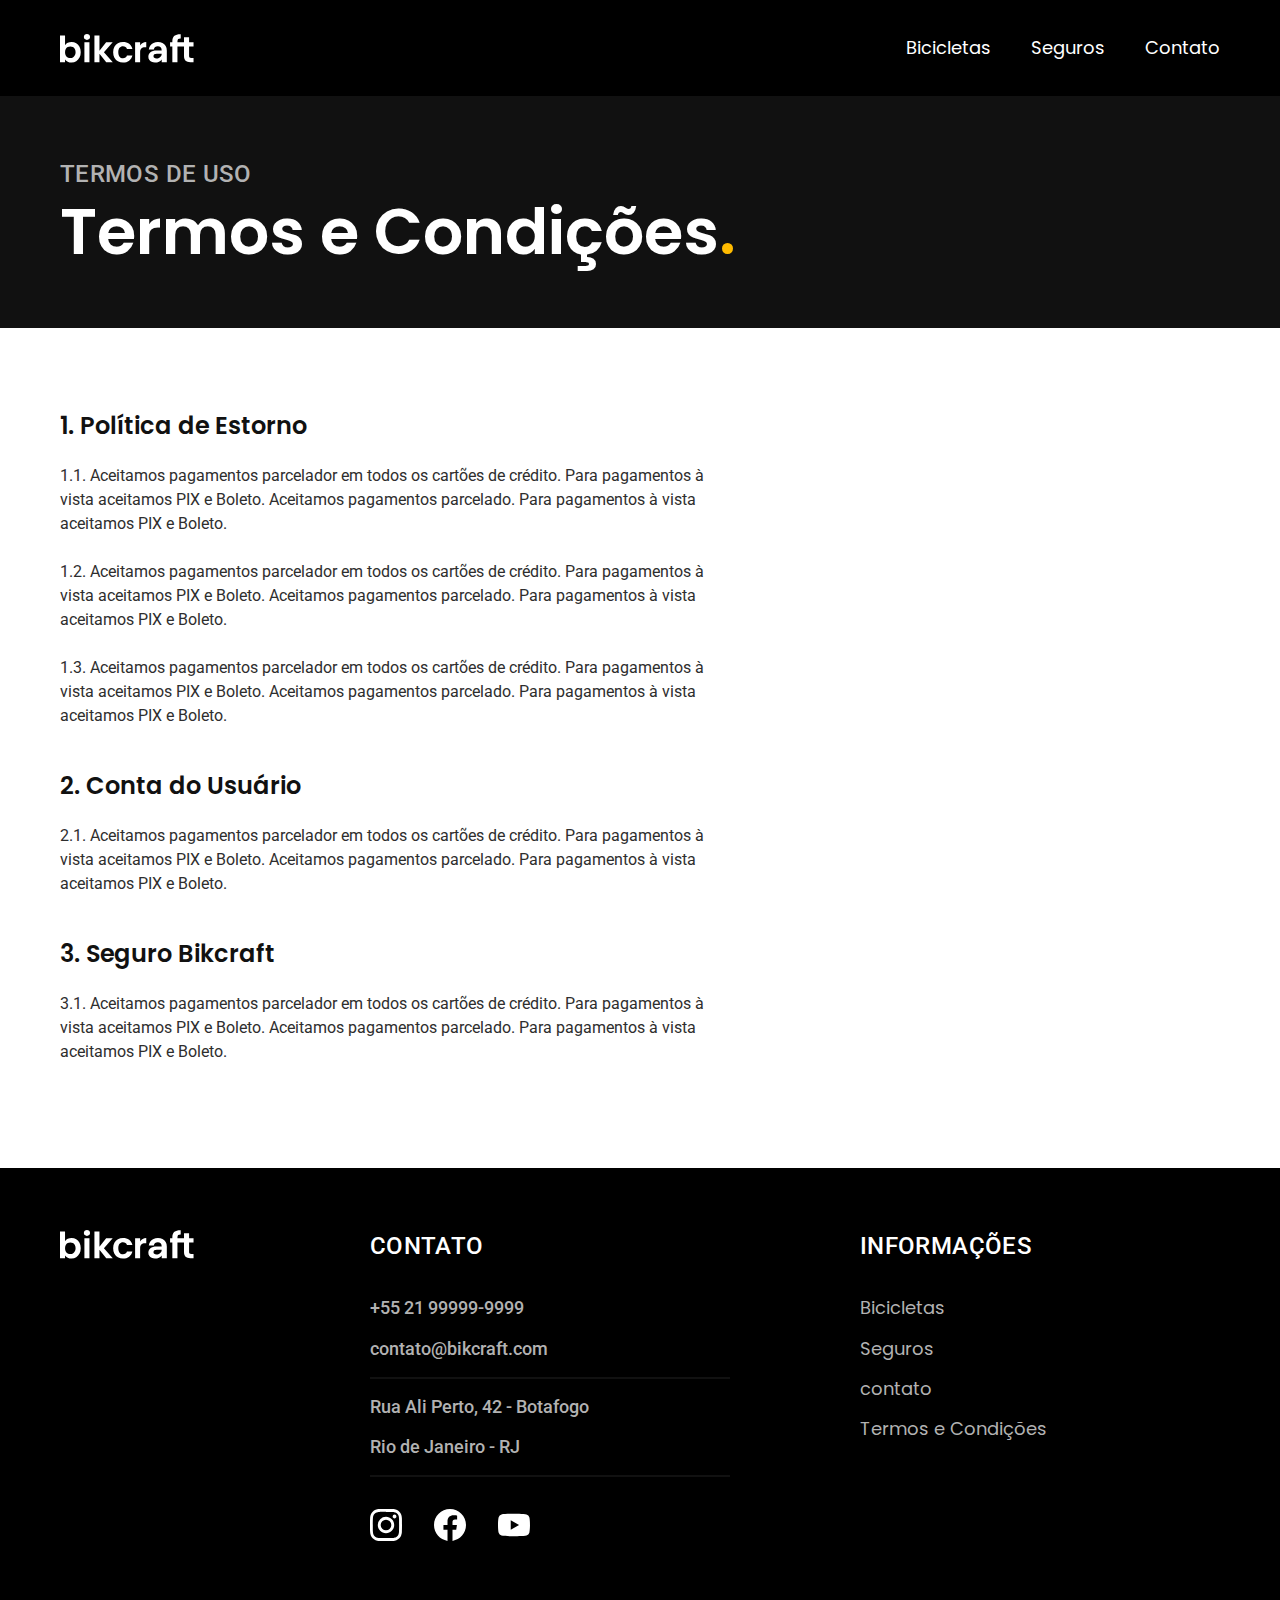
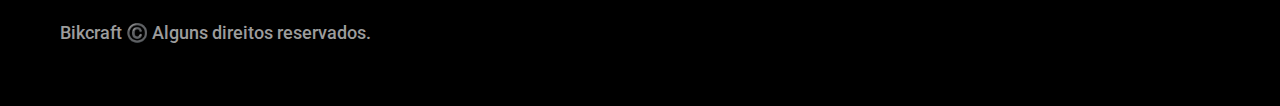
<file: termos.html>
<!DOCTYPE html>
<html lang="pt-br">

<head>
  <meta charset="UTF-8">
  <meta http-equiv="X-UA-Compatible" content="IE=edge">
  <meta name="viewport" content="width=device-width, initial-scale=1.0">
  <title>Termos e Condições | Bikcraft</title>
  <meta name="description" content="Termos e condições">

  <link rel="preload" href="./css/style.css" as="style">
  <link rel="stylesheet" href="./css/style.css">
  <link rel="preconnect" href="https://fonts.googleapis.com">
  <link rel="preconnect" href="https://fonts.gstatic.com" crossorigin>
  <link href="https://fonts.googleapis.com/css2?family=Poppins:wght@400;600&family=Roboto:wght@400;500&display=swap" rel="stylesheet">

</head>

<body id="termos">
  <header class="header-bg">
    <div class="header container">
      <a href="./">
        <img src="./img/bikcraft.svg" alt="Bikcraft">
      </a>
      <nav aria-label="primaria">
        <ul class="header-menu font-1-m cor-0">
          <li><a href="./bicicletas.html">Bicicletas</a></li>
          <li><a href="./seguros.html">Seguros</a></li>
          <li><a href="./contato.html">Contato</a></li>
        </ul>
      </nav>
    </div>
  </header>

  <main>
    <div class="titulo-bg">
      <div class="titulo container">
        <p class="font-2-l-b cor-5">Termos de uso</p>
        <h1 class="font-1-xxl cor-0">Termos e Condições<span class="cor-p1">.</span></h1>
      </div>
    </div>

    <div class="termos font-2-s cor-10 container">
      <h2 class="font-1-l cor-11">1. Política de Estorno</h2>
      <p>1.1. Aceitamos pagamentos parcelador em todos os cartões de crédito. Para pagamentos à vista aceitamos PIX e Boleto. Aceitamos pagamentos parcelado. Para pagamentos à vista aceitamos PIX e Boleto.</p>
      <p>1.2. Aceitamos pagamentos parcelador em todos os cartões de crédito. Para pagamentos à vista aceitamos PIX e Boleto. Aceitamos pagamentos parcelado. Para pagamentos à vista aceitamos PIX e Boleto.</p>
      <p>1.3. Aceitamos pagamentos parcelador em todos os cartões de crédito. Para pagamentos à vista aceitamos PIX e Boleto. Aceitamos pagamentos parcelado. Para pagamentos à vista aceitamos PIX e Boleto.</p>
      <h2 class="font-1-l cor-11">2. Conta do Usuário</h2>
      <p>2.1. Aceitamos pagamentos parcelador em todos os cartões de crédito. Para pagamentos à vista aceitamos PIX e Boleto. Aceitamos pagamentos parcelado. Para pagamentos à vista aceitamos PIX e Boleto.</p>
      <h2 class="font-1-l cor-11">3. Seguro Bikcraft</h2>
      <p>3.1. Aceitamos pagamentos parcelador em todos os cartões de crédito. Para pagamentos à vista aceitamos PIX e Boleto. Aceitamos pagamentos parcelado. Para pagamentos à vista aceitamos PIX e Boleto.</p>
    </div>
  </main>

  <footer class="footer-bg">
    <div class="footer container">
      <img src="./img/bikcraft.svg" alt="bikcraft">
      <div class="footer-contato">
        <h3 class="font-2-l-b cor-0">Contato</h3>
        <ul class="font-2-m cor-5">
          <li><a href="tel:+5521999999999">+55 21 99999-9999</a></li>
          <li><a href="mailto:contato@bikcraft.com">contato@bikcraft.com</a></li>
          <li>Rua Ali Perto, 42 - Botafogo</li>
          <li>Rio de Janeiro - RJ</li>
        </ul>
        <div class="footer-redes">
          <a href="./">
            <img src="./img/redes/instagram.svg" alt="Instagram">
          </a>
          <a href="./">
            <img src="./img/redes/facebook.svg" alt="Facebook">
          </a>
          <a href="./">
            <img src="./img/redes/youtube.svg" alt="Youtube">
          </a>
        </div>
      </div>
      <div class="footer-info">
        <h3 class="font-2-l-b cor-0">Informações</h3>
        <nav>
          <ul class="font-1-m cor-5">
            <li><a href="./bicicletas.html">Bicicletas</a></li>
            <li><a href="./seguros.html">Seguros</a></li>
            <li><a href="./contato.html">contato</a></li>
            <li><a href="./termos.html">Termos e Condições</a></li>
          </ul>
        </nav>
      </div>
      <p class="footer-copy font-2-m cor-6">Bikcraft ©️ Alguns direitos reservados.</p>
    </div>
  </footer>
</body>

</html>
</file>
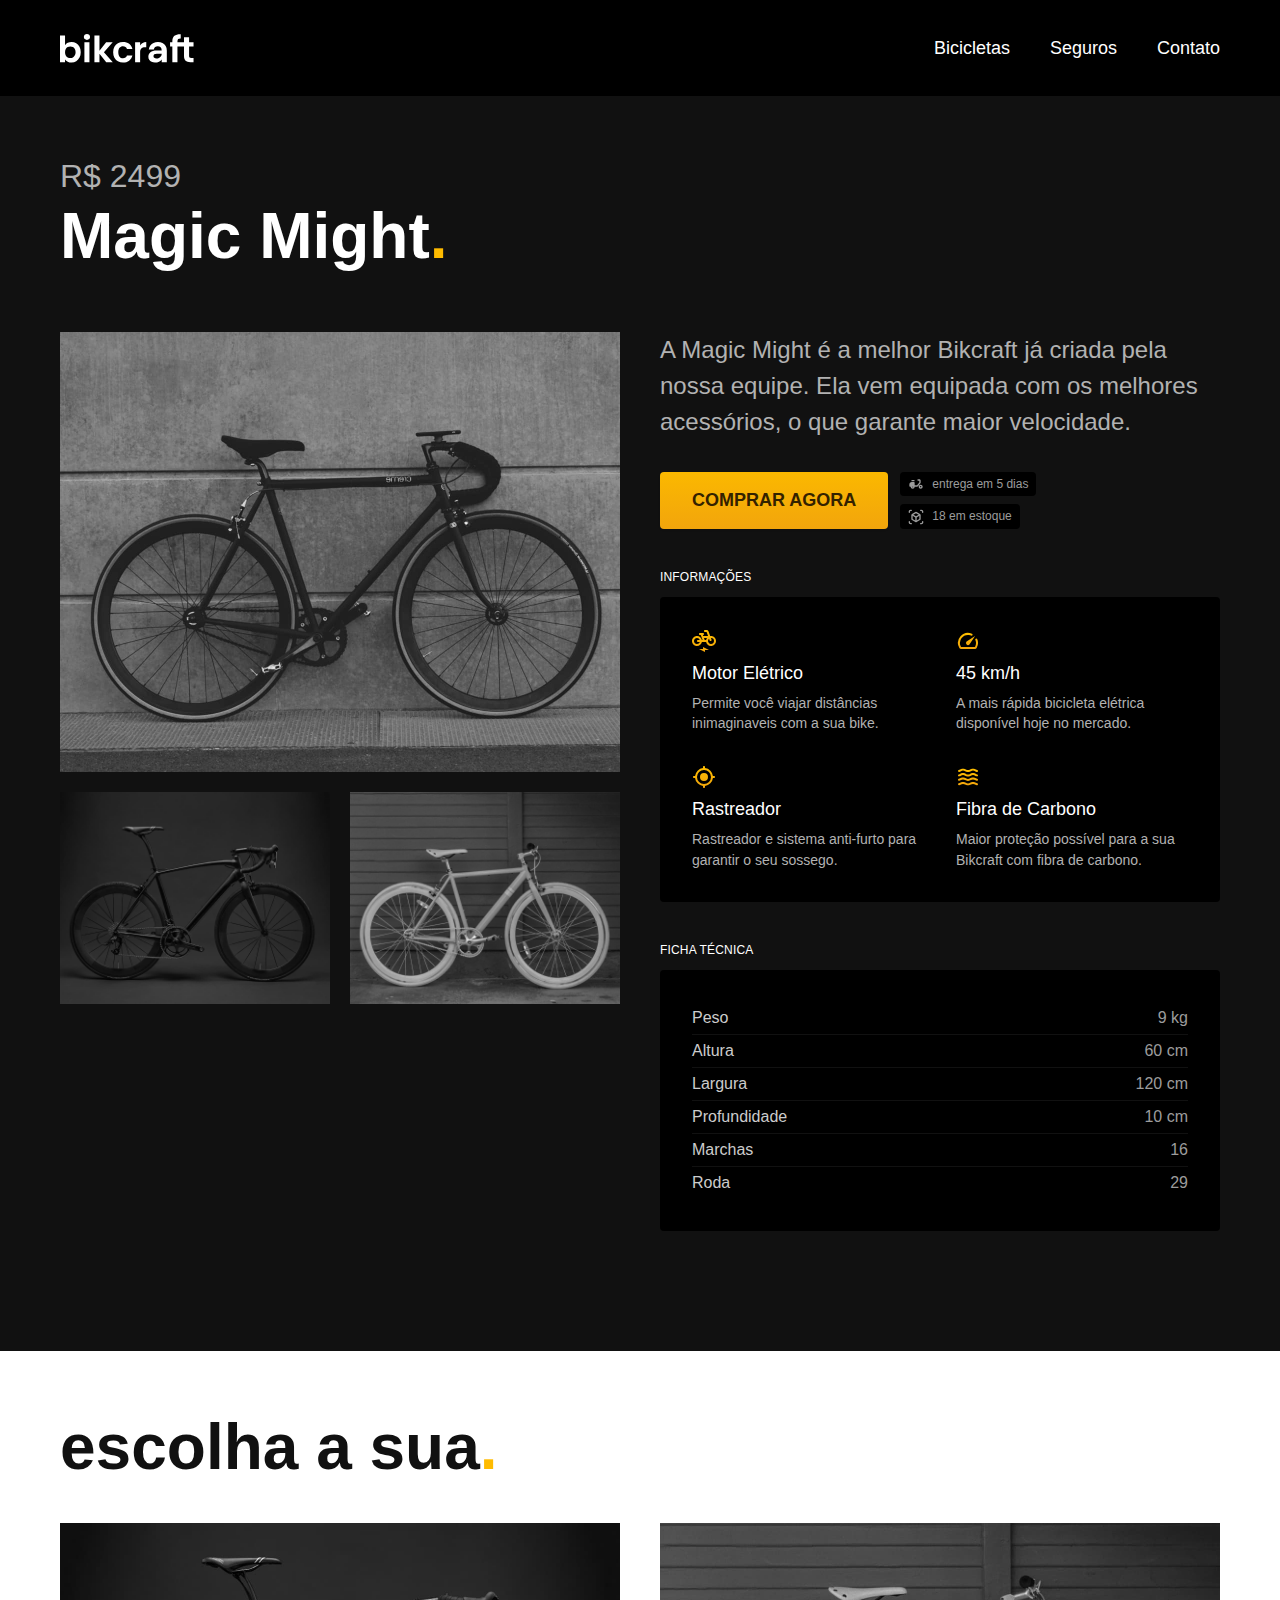
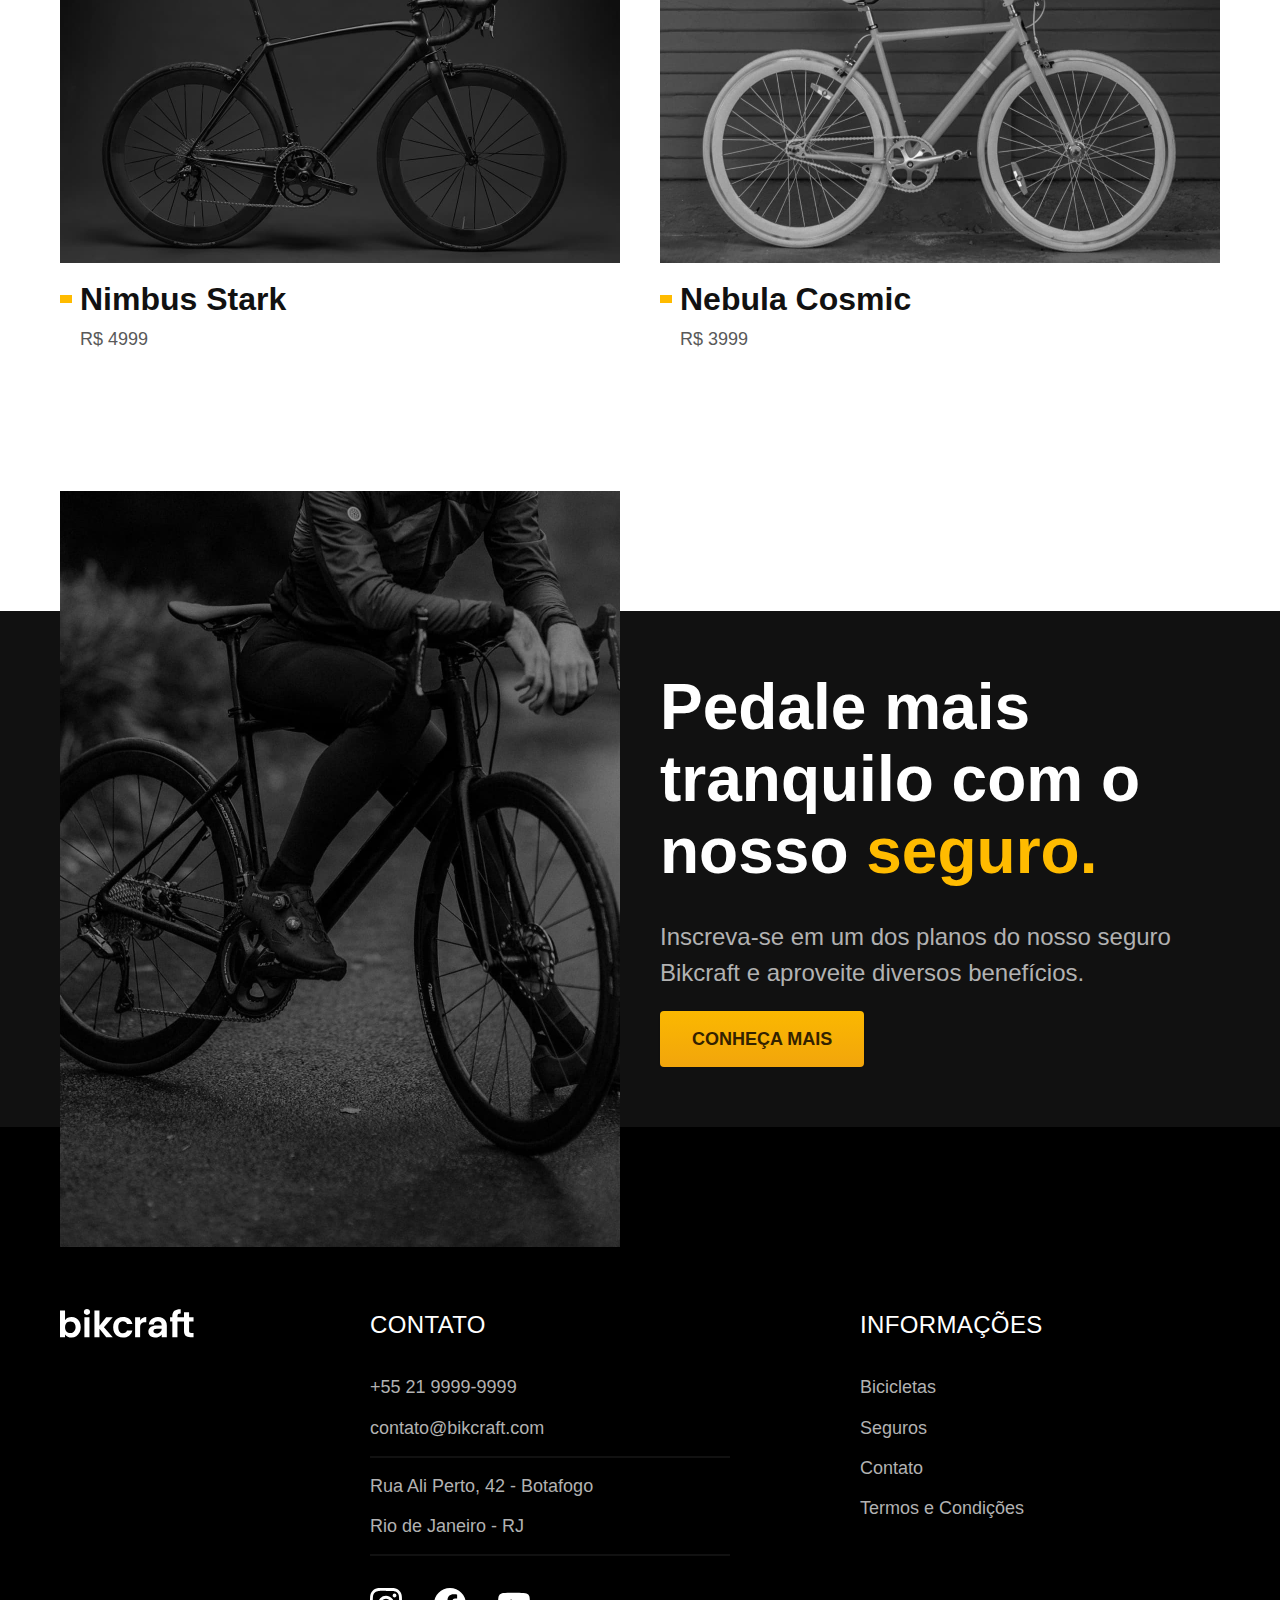
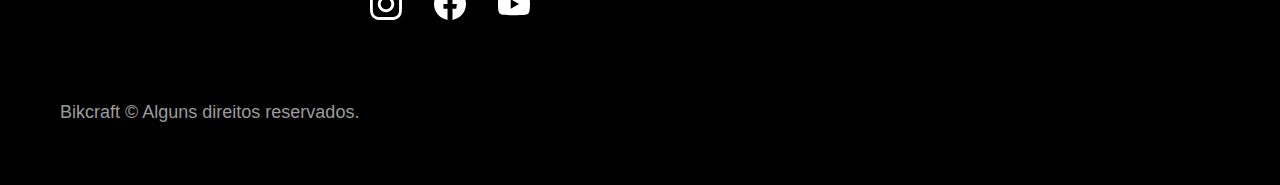
<file: bicicletas/magic.html>
<!DOCTYPE html>
<html lang="pt-br">

<head>
  <meta charset="UTF-8">
  <meta name="viewport" content="width=device-width, initial-scale=1.0">

  <title>Magic | Bikcraft</title>
  <meta name="description" content="Magic.">

  <link rel="stylesheet" href="../css/style.css">
</head>

<body id="bicicleta">
  <header class="header-bg">
    <div class="header container">
      <a href="../">
        <img src="../img/bikcraft.svg" alt="Bikcraft">
      </a>

      <nav aria-label="primaria">
        <ul class="header-menu font-1-m cor-0">
          <li><a href="../bicicletas.html">Bicicletas</a></li>
          <li><a href="../seguros.html">Seguros</a></li>
          <li><a href="../contato.html">Contato</a></li>
        </ul>
      </nav>
    </div>
  </header>

  <main class="titulo-bg">
    <div>
      <div class="titulo container">
        <p class="font-2-xl cor-5">R$ 2499</p>
        <h1 class="font-1-xxl cor-0">Magic Might<span class="cor-p1">.</span></h1>
      </div>
    </div>
    <div class="bicicleta container">
      <div class="bicicleta-imagens">
        <img src="../img/bicicleta/nimbus2.jpg" alt="">
        <img src="../img/bicicleta/nimbus1.jpg" alt="">
        <img src="../img/bicicleta/nimbus3.jpg" alt="">
      </div>
      <div class="bicicleta-conteudo">
        <p class="font-2-l cor-5">A Magic Might é a melhor Bikcraft já criada pela nossa equipe. Ela vem equipada com os melhores acessórios, o que garante maior velocidade.</p>
        <div class="bicicleta-comprar">
          <a class="botao" href="../orcamento.html">Comprar Agora</a>
          <span class="font-1-xs cor-6"><img src="../img/icones/entrega.svg" alt=""> entrega em 5 dias</span>
          <span class="font-1-xs cor-6"><img src="../img/icones/estoque.svg" alt=""> 18 em estoque</span>
        </div>

        <h2 class="font-1-xs cor-0">Informações</h2>
        <ul class="bicicleta-informacoes">
          <li>
            <img src="../img/icones/eletrica.svg" alt="">
            <h3 class="font-1-m cor-0">Motor Elétrico</h3>
            <p class="font-2-xs cor-5">Permite você viajar distâncias inimaginaveis com a sua bike.</p>
          </li>
          <li>
            <img src="../img/icones/velocidade.svg" alt="">
            <h3 class="font-1-m cor-0">45 km/h</h3>
            <p class="font-2-xs cor-5">A mais rápida bicicleta elétrica disponível hoje no mercado.</p>
          </li>
          <li>
            <img src="../img/icones/rastreador.svg" alt="">
            <h3 class="font-1-m cor-0">Rastreador</h3>
            <p class="font-2-xs cor-5">Rastreador e sistema anti-furto para garantir o seu sossego.</p>
          </li>
          <li>
            <img src="../img/icones/carbono.svg" alt="">
            <h3 class="font-1-m cor-0">Fibra de Carbono</h3>
            <p class="font-2-xs cor-5">Maior proteção possível para a sua Bikcraft com fibra de carbono.</p>
          </li>
        </ul>
        <h2 class="font-1-xs cor-0">Ficha Técnica</h2>
        <ul class="bicicleta-ficha font-2-s cor-4">
          <li>Peso <span>9 kg</span></li>
          <li>Altura <span>60 cm</span></li>
          <li>Largura <span>120 cm</span></li>
          <li>Profundidade <span>10 cm</span></li>
          <li>Marchas <span>16</span></li>
          <li>Roda <span>29</span></li>
        </ul>
      </div>
    </div>
  </main>

  <article class="bicicletas-lista container">
    <h2 class="font-1-xxl">escolha a sua<span class="cor-p1">.</span></h2>

    <ul>
      <li>
        <a href="./nimbus.html">
          <img src="../img/bicicletas/nimbus.jpg" alt="Bicicleta preta">
          <h3 class="font-1-xl">Nimbus Stark</h3>
          <span class="font-2-m cor-8">R$ 4999</span>
        </a>
      </li>
      <li>
        <a href="./nebula.html">
          <img src="../img/bicicletas/nebula.jpg" alt="Bicicleta preta">
          <h3 class="font-1-xl">Nebula Cosmic</h3>
          <span class="font-2-m cor-8">R$ 3999</span>
        </a>
      </li>
    </ul>
  </article>

  <article class="seguro-bg">
    <div class="seguro container">
      <div class="seguro-imagem">
        <img src="../img/fotos/seguros.jpg" alt="Pessoa parada em cima de uma bicicleta.">
      </div>
      <div class="seguro-conteudo">
        <h2 class="font-1-xxl cor-0">Pedale mais tranquilo com o nosso <span class="cor-p1">seguro.</span></h2>
        <p class="font-2-l cor-5">Inscreva-se em um dos planos do nosso seguro Bikcraft e aproveite diversos benefícios.</p>
        <a class="botao" href="../seguros.html">Conheça Mais</a>
      </div>
    </div>
  </article>

  <footer class="footer-bg">
    <div class="footer container">
      <img src="../img/bikcraft.svg" alt="Bikcraft">
      <div class="footer-contato">
        <h3 class="font-2-l-b cor-0">Contato</h3>
        <ul class="font-2-m cor-5">
          <li><a href="tel:+552199999999">+55 21 9999-9999</a></li>
          <li><a href="mailto:contato@bikcraft.com">contato@bikcraft.com</a></li>
          <li>Rua Ali Perto, 42 - Botafogo</li>
          <li>Rio de Janeiro - RJ</li>
        </ul>
        <div class="footer-redes">
          <a href="../">
            <img src="../img/redes/instagram.svg" alt="Instagram">
          </a>
          <a href="../">
            <img src="../img/redes/facebook.svg" alt="Facebook">
          </a>
          <a href="../">
            <img src="../img/redes/youtube.svg" alt="Youtube">
          </a>
        </div>
      </div>
      <div class="footer-informacoes">
        <h3 class="font-2-l-b cor-0">Informações</h3>
        <nav>
          <ul class="font-1-m cor-5">
            <li><a href="../bicicletas.html">Bicicletas</a></li>
            <li><a href="../seguros.html">Seguros</a></li>
            <li><a href="../contato.html">Contato</a></li>
            <li><a href="../termos.html">Termos e Condições</a></li>
          </ul>
        </nav>
      </div>
      <p class="footer-copy font-2-m cor-6">Bikcraft © Alguns direitos reservados.</p>
    </div>
  </footer>
</body>

</html>
</file>
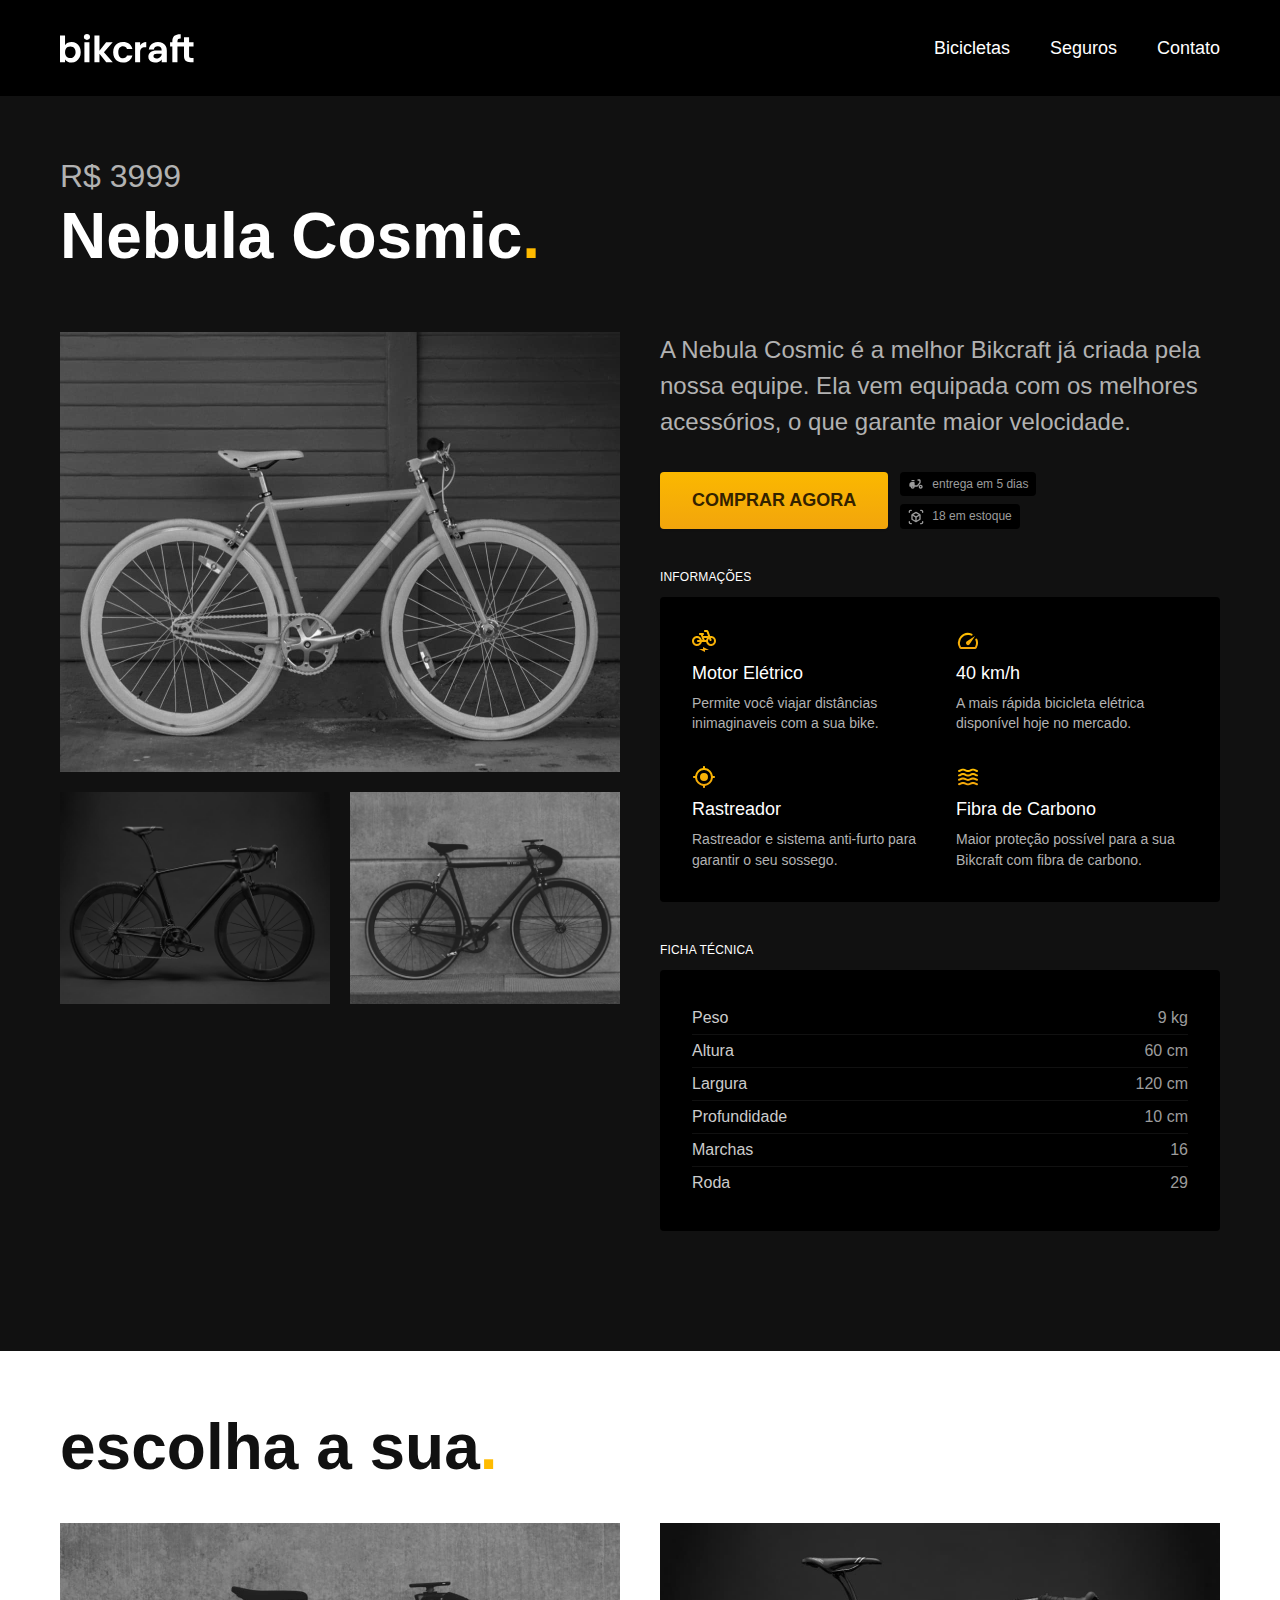
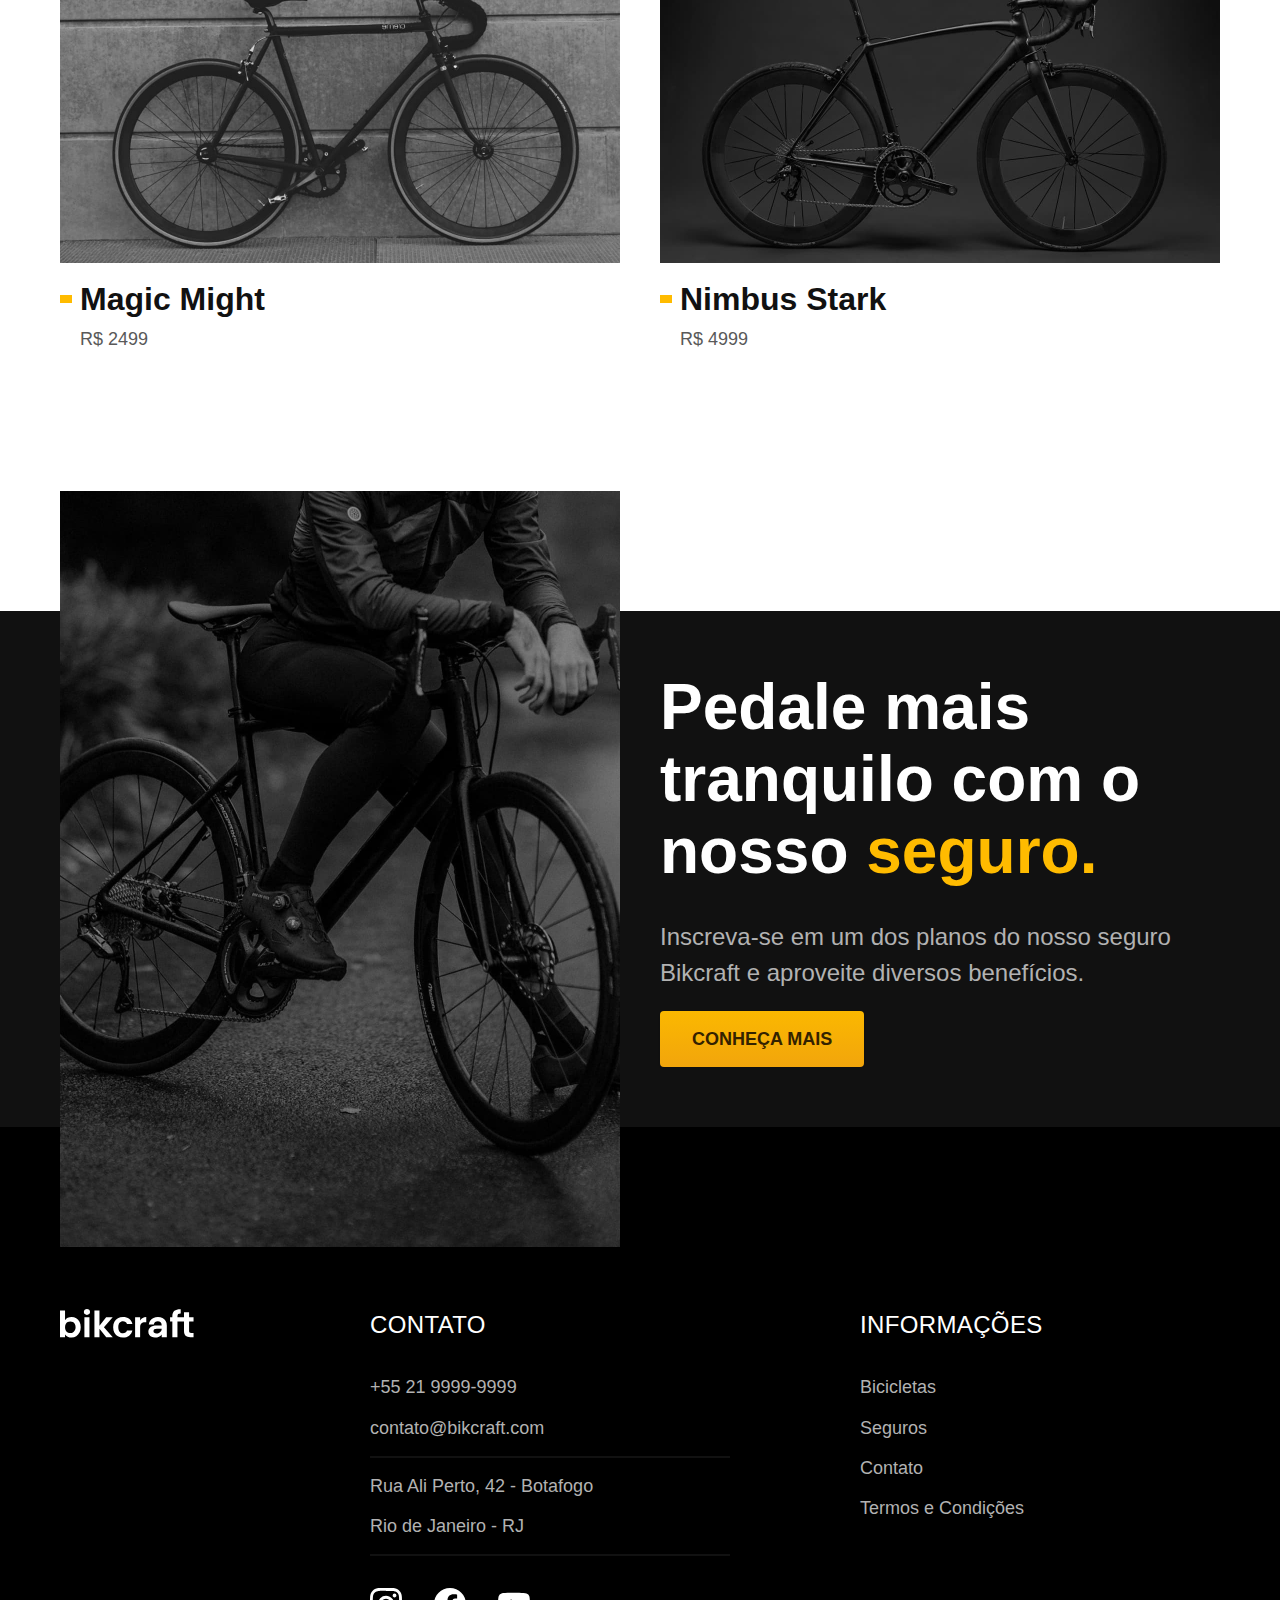
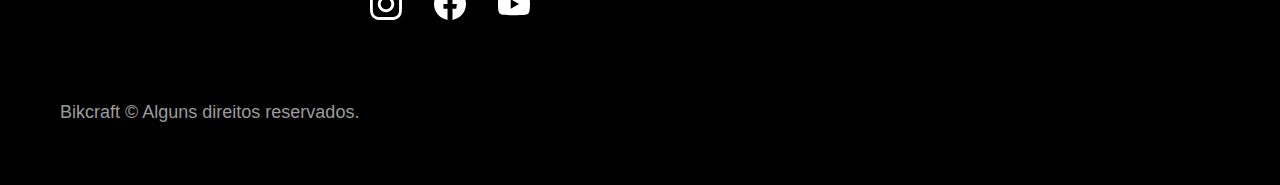
<file: bicicletas/nebula.html>
<!DOCTYPE html>
<html lang="pt-br">

<head>
  <meta charset="UTF-8">
  <meta name="viewport" content="width=device-width, initial-scale=1.0">

  <title>Nebula | Bikcraft</title>
  <meta name="description" content="Nebula.">

  <link rel="stylesheet" href="../css/style.css">
</head>

<body id="bicicleta">
  <header class="header-bg">
    <div class="header container">
      <a href="../">
        <img src="../img/bikcraft.svg" alt="Bikcraft">
      </a>

      <nav aria-label="primaria">
        <ul class="header-menu font-1-m cor-0">
          <li><a href="../bicicletas.html">Bicicletas</a></li>
          <li><a href="../seguros.html">Seguros</a></li>
          <li><a href="../contato.html">Contato</a></li>
        </ul>
      </nav>
    </div>
  </header>

  <main class="titulo-bg">
    <div>
      <div class="titulo container">
        <p class="font-2-xl cor-5">R$ 3999</p>
        <h1 class="font-1-xxl cor-0">Nebula Cosmic<span class="cor-p1">.</span></h1>
      </div>
    </div>
    <div class="bicicleta container">
      <div class="bicicleta-imagens">
        <img src="../img/bicicleta/nimbus3.jpg" alt="">
        <img src="../img/bicicleta/nimbus1.jpg" alt="">
        <img src="../img/bicicleta/nimbus2.jpg" alt="">
      </div>
      <div class="bicicleta-conteudo">
        <p class="font-2-l cor-5">A Nebula Cosmic é a melhor Bikcraft já criada pela nossa equipe. Ela vem equipada com os melhores acessórios, o que garante maior velocidade.</p>
        <div class="bicicleta-comprar">
          <a class="botao" href="../orcamento.html">Comprar Agora</a>
          <span class="font-1-xs cor-6"><img src="../img/icones/entrega.svg" alt=""> entrega em 5 dias</span>
          <span class="font-1-xs cor-6"><img src="../img/icones/estoque.svg" alt=""> 18 em estoque</span>
        </div>

        <h2 class="font-1-xs cor-0">Informações</h2>
        <ul class="bicicleta-informacoes">
          <li>
            <img src="../img/icones/eletrica.svg" alt="">
            <h3 class="font-1-m cor-0">Motor Elétrico</h3>
            <p class="font-2-xs cor-5">Permite você viajar distâncias inimaginaveis com a sua bike.</p>
          </li>
          <li>
            <img src="../img/icones/velocidade.svg" alt="">
            <h3 class="font-1-m cor-0">40 km/h</h3>
            <p class="font-2-xs cor-5">A mais rápida bicicleta elétrica disponível hoje no mercado.</p>
          </li>
          <li>
            <img src="../img/icones/rastreador.svg" alt="">
            <h3 class="font-1-m cor-0">Rastreador</h3>
            <p class="font-2-xs cor-5">Rastreador e sistema anti-furto para garantir o seu sossego.</p>
          </li>
          <li>
            <img src="../img/icones/carbono.svg" alt="">
            <h3 class="font-1-m cor-0">Fibra de Carbono</h3>
            <p class="font-2-xs cor-5">Maior proteção possível para a sua Bikcraft com fibra de carbono.</p>
          </li>
        </ul>
        <h2 class="font-1-xs cor-0">Ficha Técnica</h2>
        <ul class="bicicleta-ficha font-2-s cor-4">
          <li>Peso <span>9 kg</span></li>
          <li>Altura <span>60 cm</span></li>
          <li>Largura <span>120 cm</span></li>
          <li>Profundidade <span>10 cm</span></li>
          <li>Marchas <span>16</span></li>
          <li>Roda <span>29</span></li>
        </ul>
      </div>
    </div>
  </main>

  <article class="bicicletas-lista container">
    <h2 class="font-1-xxl">escolha a sua<span class="cor-p1">.</span></h2>

    <ul>
      <li>
        <a href="./magic.html">
          <img src="../img/bicicletas/magic.jpg" alt="Bicicleta preta">
          <h3 class="font-1-xl">Magic Might</h3>
          <span class="font-2-m cor-8">R$ 2499</span>
        </a>
      </li>
      <li>
        <a href="./nimbus.html">
          <img src="../img/bicicletas/nimbus.jpg" alt="Bicicleta preta">
          <h3 class="font-1-xl">Nimbus Stark</h3>
          <span class="font-2-m cor-8">R$ 4999</span>
        </a>
      </li>
    </ul>
  </article>

  <article class="seguro-bg">
    <div class="seguro container">
      <div class="seguro-imagem">
        <img src="../img/fotos/seguros.jpg" alt="Pessoa parada em cima de uma bicicleta.">
      </div>
      <div class="seguro-conteudo">
        <h2 class="font-1-xxl cor-0">Pedale mais tranquilo com o nosso <span class="cor-p1">seguro.</span></h2>
        <p class="font-2-l cor-5">Inscreva-se em um dos planos do nosso seguro Bikcraft e aproveite diversos benefícios.</p>
        <a class="botao" href="../seguros.html">Conheça Mais</a>
      </div>
    </div>
  </article>

  <footer class="footer-bg">
    <div class="footer container">
      <img src="../img/bikcraft.svg" alt="Bikcraft">
      <div class="footer-contato">
        <h3 class="font-2-l-b cor-0">Contato</h3>
        <ul class="font-2-m cor-5">
          <li><a href="tel:+552199999999">+55 21 9999-9999</a></li>
          <li><a href="mailto:contato@bikcraft.com">contato@bikcraft.com</a></li>
          <li>Rua Ali Perto, 42 - Botafogo</li>
          <li>Rio de Janeiro - RJ</li>
        </ul>
        <div class="footer-redes">
          <a href="../">
            <img src="../img/redes/instagram.svg" alt="Instagram">
          </a>
          <a href="../">
            <img src="../img/redes/facebook.svg" alt="Facebook">
          </a>
          <a href="../">
            <img src="../img/redes/youtube.svg" alt="Youtube">
          </a>
        </div>
      </div>
      <div class="footer-informacoes">
        <h3 class="font-2-l-b cor-0">Informações</h3>
        <nav>
          <ul class="font-1-m cor-5">
            <li><a href="../bicicletas.html">Bicicletas</a></li>
            <li><a href="../seguros.html">Seguros</a></li>
            <li><a href="../contato.html">Contato</a></li>
            <li><a href="../termos.html">Termos e Condições</a></li>
          </ul>
        </nav>
      </div>
      <p class="footer-copy font-2-m cor-6">Bikcraft © Alguns direitos reservados.</p>
    </div>
  </footer>
</body>

</html>
</file>
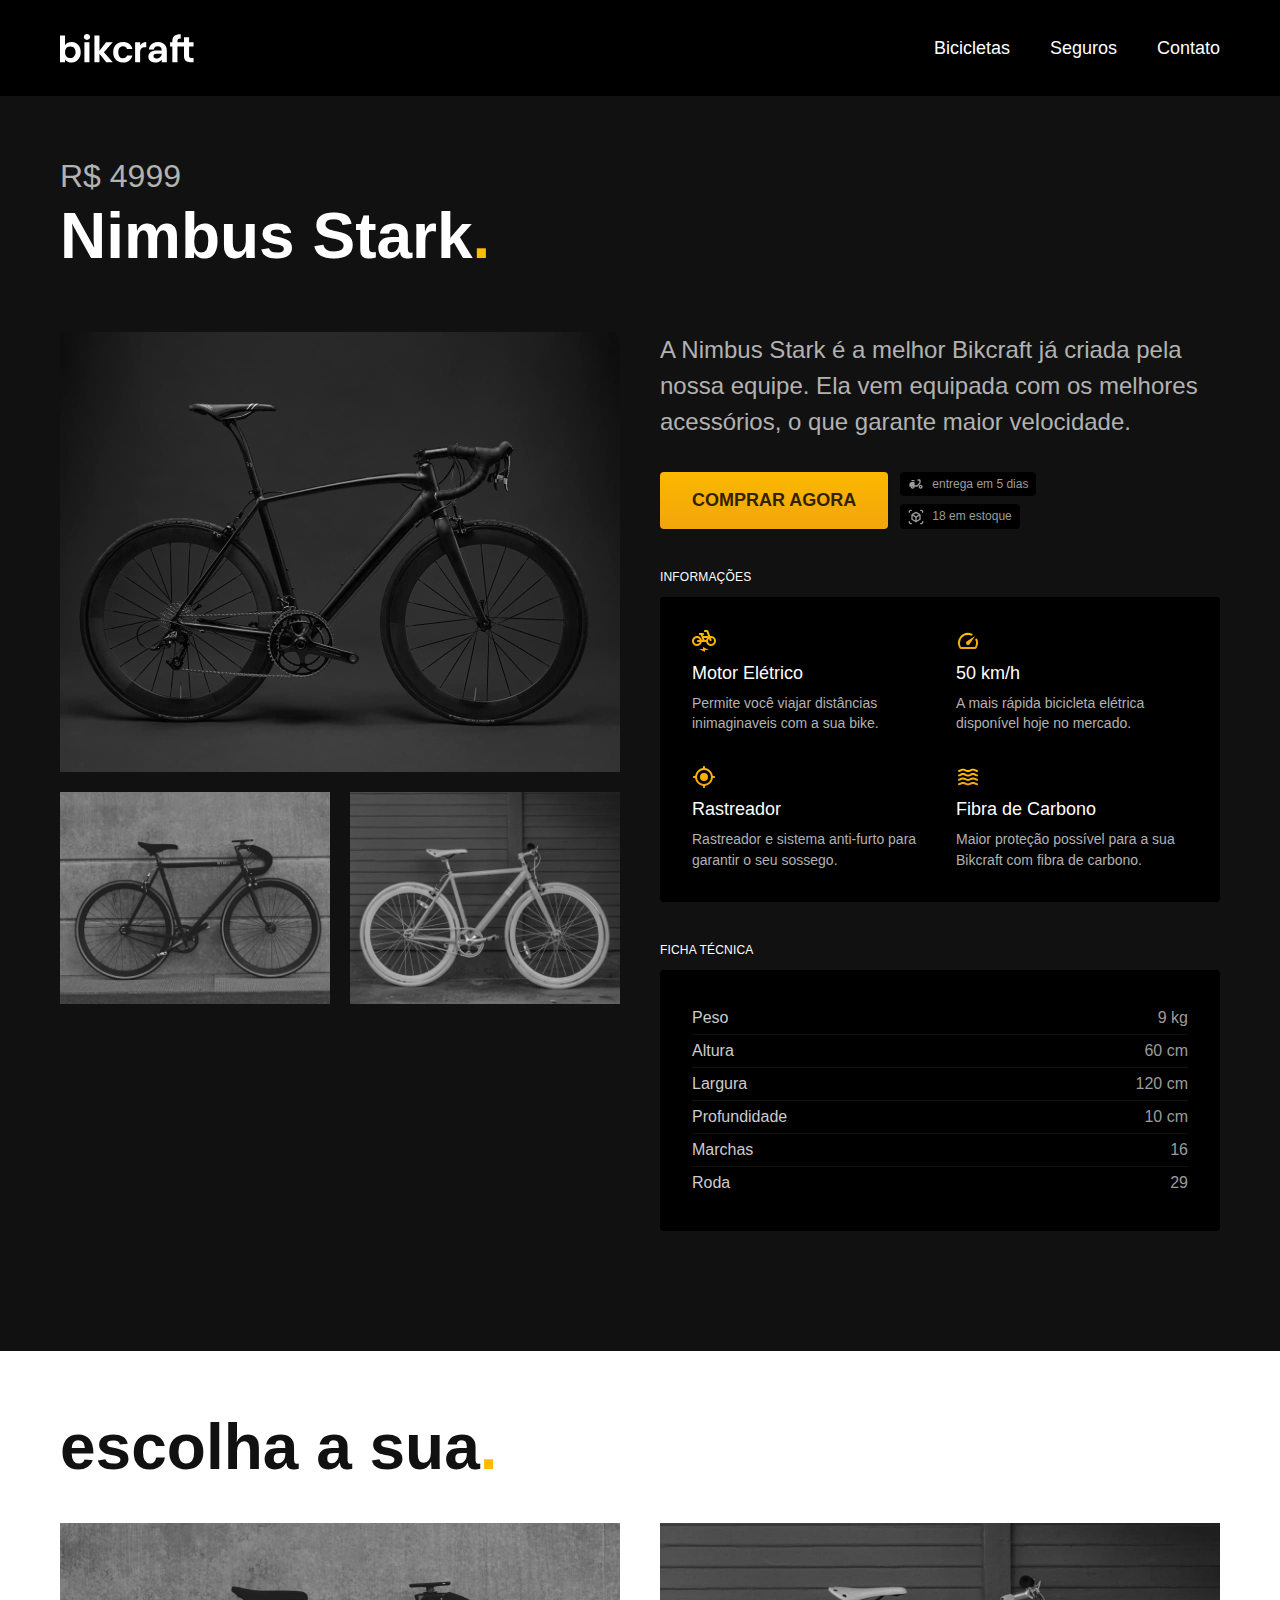
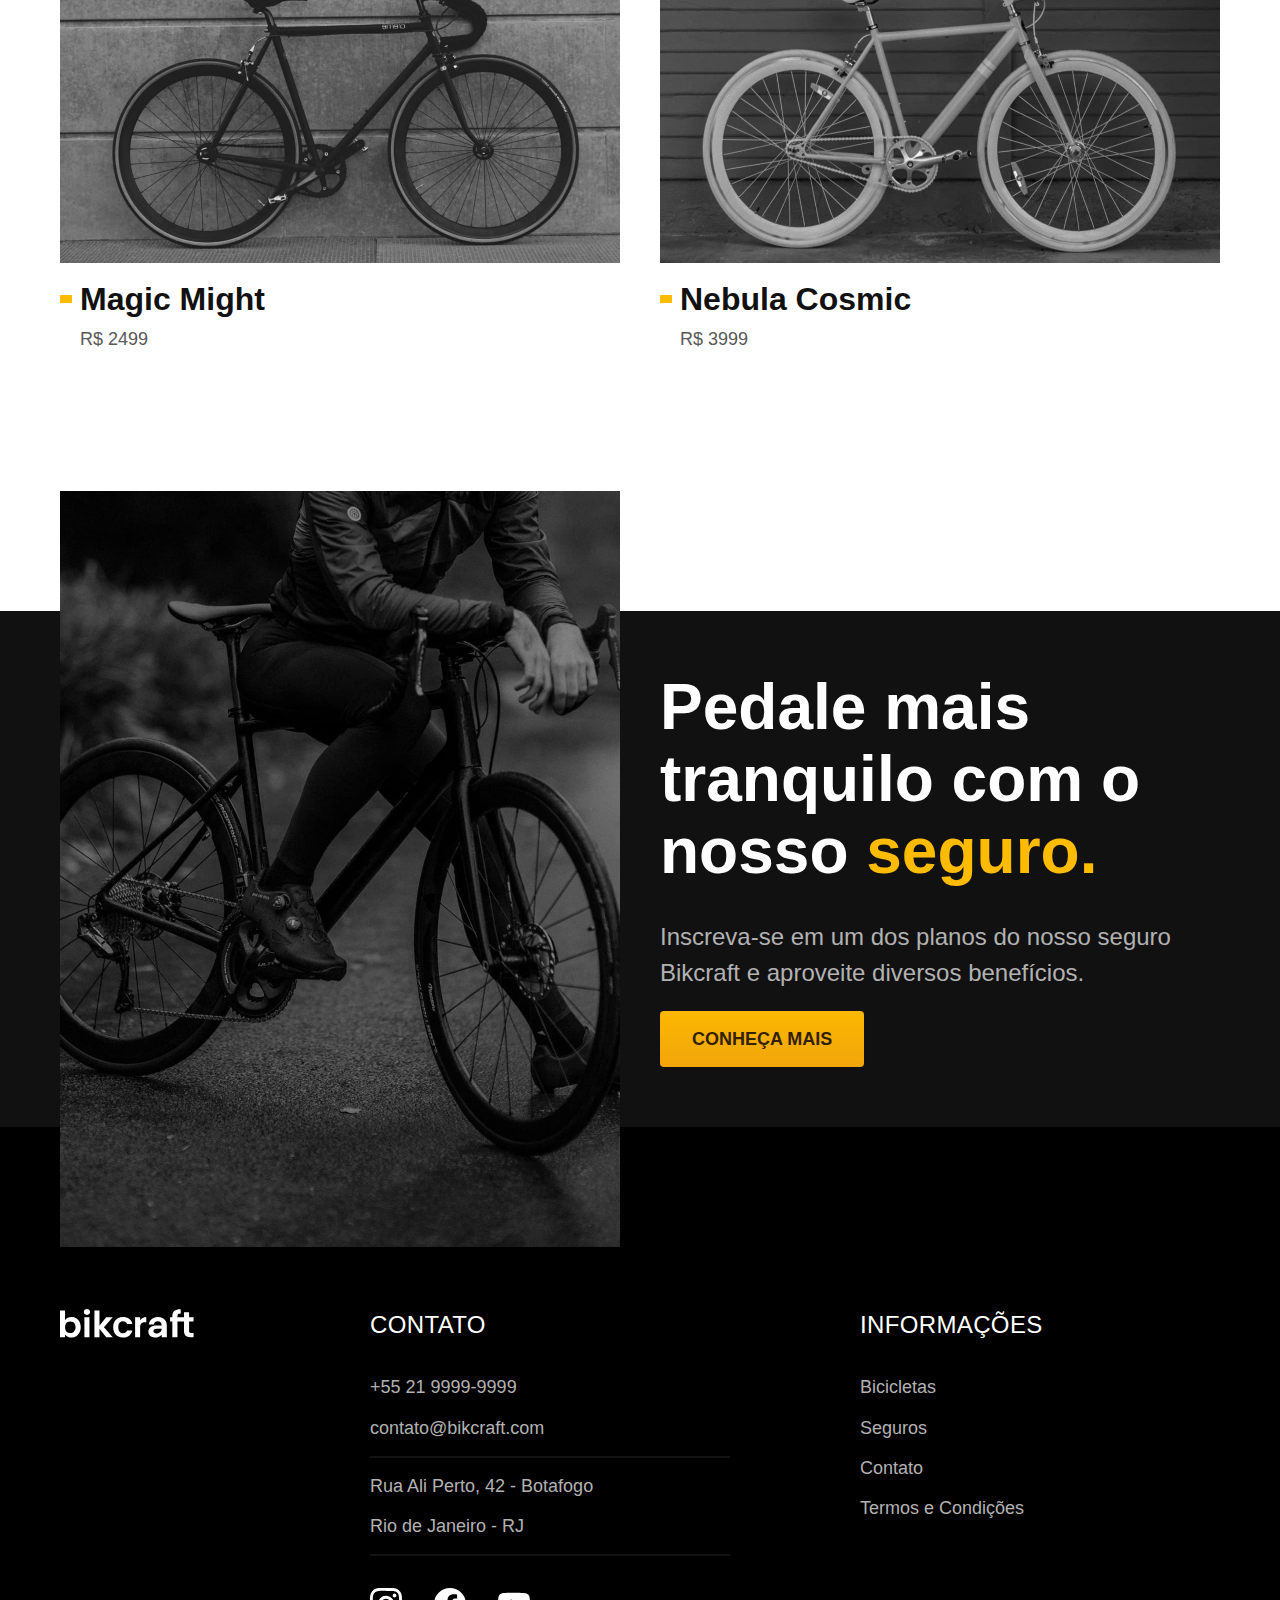
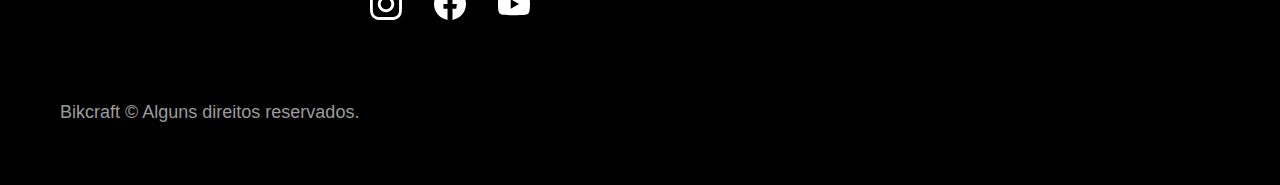
<file: bicicletas/nimbus.html>
<!DOCTYPE html>
<html lang="pt-br">

<head>
  <meta charset="UTF-8">
  <meta name="viewport" content="width=device-width, initial-scale=1.0">

  <title>Nimbus | Bikcraft</title>
  <meta name="description" content="Nimbus.">

  <link rel="stylesheet" href="../css/style.css">
</head>

<body id="bicicleta">
  <header class="header-bg">
    <div class="header container">
      <a href="../">
        <img src="../img/bikcraft.svg" alt="Bikcraft">
      </a>

      <nav aria-label="primaria">
        <ul class="header-menu font-1-m cor-0">
          <li><a href="../bicicletas.html">Bicicletas</a></li>
          <li><a href="../seguros.html">Seguros</a></li>
          <li><a href="../contato.html">Contato</a></li>
        </ul>
      </nav>
    </div>
  </header>

  <main class="titulo-bg">
    <div>
      <div class="titulo container">
        <p class="font-2-xl cor-5">R$ 4999</p>
        <h1 class="font-1-xxl cor-0">Nimbus Stark<span class="cor-p1">.</span></h1>
      </div>
    </div>
    <div class="bicicleta container">
      <div class="bicicleta-imagens">
        <img src="../img/bicicleta/nimbus1.jpg" alt="">
        <img src="../img/bicicleta/nimbus2.jpg" alt="">
        <img src="../img/bicicleta/nimbus3.jpg" alt="">
      </div>
      <div class="bicicleta-conteudo">
        <p class="font-2-l cor-5">A Nimbus Stark é a melhor Bikcraft já criada pela nossa equipe. Ela vem equipada com os melhores acessórios, o que garante maior velocidade.</p>
        <div class="bicicleta-comprar">
          <a class="botao" href="../orcamento.html">Comprar Agora</a>
          <span class="font-1-xs cor-6"><img src="../img/icones/entrega.svg" alt=""> entrega em 5 dias</span>
          <span class="font-1-xs cor-6"><img src="../img/icones/estoque.svg" alt=""> 18 em estoque</span>
        </div>

        <h2 class="font-1-xs cor-0">Informações</h2>
        <ul class="bicicleta-informacoes">
          <li>
            <img src="../img/icones/eletrica.svg" alt="">
            <h3 class="font-1-m cor-0">Motor Elétrico</h3>
            <p class="font-2-xs cor-5">Permite você viajar distâncias inimaginaveis com a sua bike.</p>
          </li>
          <li>
            <img src="../img/icones/velocidade.svg" alt="">
            <h3 class="font-1-m cor-0">50 km/h</h3>
            <p class="font-2-xs cor-5">A mais rápida bicicleta elétrica disponível hoje no mercado.</p>
          </li>
          <li>
            <img src="../img/icones/rastreador.svg" alt="">
            <h3 class="font-1-m cor-0">Rastreador</h3>
            <p class="font-2-xs cor-5">Rastreador e sistema anti-furto para garantir o seu sossego.</p>
          </li>
          <li>
            <img src="../img/icones/carbono.svg" alt="">
            <h3 class="font-1-m cor-0">Fibra de Carbono</h3>
            <p class="font-2-xs cor-5">Maior proteção possível para a sua Bikcraft com fibra de carbono.</p>
          </li>
        </ul>
        <h2 class="font-1-xs cor-0">Ficha Técnica</h2>
        <ul class="bicicleta-ficha font-2-s cor-4">
          <li>Peso <span>9 kg</span></li>
          <li>Altura <span>60 cm</span></li>
          <li>Largura <span>120 cm</span></li>
          <li>Profundidade <span>10 cm</span></li>
          <li>Marchas <span>16</span></li>
          <li>Roda <span>29</span></li>
        </ul>
      </div>
    </div>
  </main>

  <article class="bicicletas-lista container">
    <h2 class="font-1-xxl">escolha a sua<span class="cor-p1">.</span></h2>

    <ul>
      <li>
        <a href="./magic.html">
          <img src="../img/bicicletas/magic.jpg" alt="Bicicleta preta">
          <h3 class="font-1-xl">Magic Might</h3>
          <span class="font-2-m cor-8">R$ 2499</span>
        </a>
      </li>
      <li>
        <a href="./nebula.html">
          <img src="../img/bicicletas/nebula.jpg" alt="Bicicleta preta">
          <h3 class="font-1-xl">Nebula Cosmic</h3>
          <span class="font-2-m cor-8">R$ 3999</span>
        </a>
      </li>
    </ul>
  </article>

  <article class="seguro-bg">
    <div class="seguro container">
      <div class="seguro-imagem">
        <img src="../img/fotos/seguros.jpg" alt="Pessoa parada em cima de uma bicicleta.">
      </div>
      <div class="seguro-conteudo">
        <h2 class="font-1-xxl cor-0">Pedale mais tranquilo com o nosso <span class="cor-p1">seguro.</span></h2>
        <p class="font-2-l cor-5">Inscreva-se em um dos planos do nosso seguro Bikcraft e aproveite diversos benefícios.</p>
        <a class="botao" href="../seguros.html">Conheça Mais</a>
      </div>
    </div>
  </article>

  <footer class="footer-bg">
    <div class="footer container">
      <img src="../img/bikcraft.svg" alt="Bikcraft">
      <div class="footer-contato">
        <h3 class="font-2-l-b cor-0">Contato</h3>
        <ul class="font-2-m cor-5">
          <li><a href="tel:+552199999999">+55 21 9999-9999</a></li>
          <li><a href="mailto:contato@bikcraft.com">contato@bikcraft.com</a></li>
          <li>Rua Ali Perto, 42 - Botafogo</li>
          <li>Rio de Janeiro - RJ</li>
        </ul>
        <div class="footer-redes">
          <a href="../">
            <img src="../img/redes/instagram.svg" alt="Instagram">
          </a>
          <a href="../">
            <img src="../img/redes/facebook.svg" alt="Facebook">
          </a>
          <a href="../">
            <img src="../img/redes/youtube.svg" alt="Youtube">
          </a>
        </div>
      </div>
      <div class="footer-informacoes">
        <h3 class="font-2-l-b cor-0">Informações</h3>
        <nav>
          <ul class="font-1-m cor-5">
            <li><a href="../bicicletas.html">Bicicletas</a></li>
            <li><a href="../seguros.html">Seguros</a></li>
            <li><a href="../contato.html">Contato</a></li>
            <li><a href="../termos.html">Termos e Condições</a></li>
          </ul>
        </nav>
      </div>
      <p class="footer-copy font-2-m cor-6">Bikcraft © Alguns direitos reservados.</p>
    </div>
  </footer>
</body>

</html>
</file>
<file: css/style.css>
@import "./global/global.css";
@import "./utils/typo.css";
@import "./utils/colors.css";

@import "./utils/components.css";
@import "./utils/form.css";

@import "./global/header.css";
@import "./global/footer.css";

@import "./home/intro.css";
@import "./home/tecnologia.css";
@import "./home/parceiros.css";
@import "./home/depoimento.css";

@import "./bicicletas/bicicletas-lista.css";
@import "./bicicletas/bicicletas.css";

@import "./bicicleta/bicicleta.css";
@import "./bicicleta/seguro.css";

@import "./seguros/seguros.css";
@import "./seguros/vantagens.css";
@import "./seguros/perguntas.css";

@import "./termos/termos.css";

@import "./contato/contato.css";
@import "./contato/lojas.css";

@import "./orcamento/orcamento.css";
</file>
